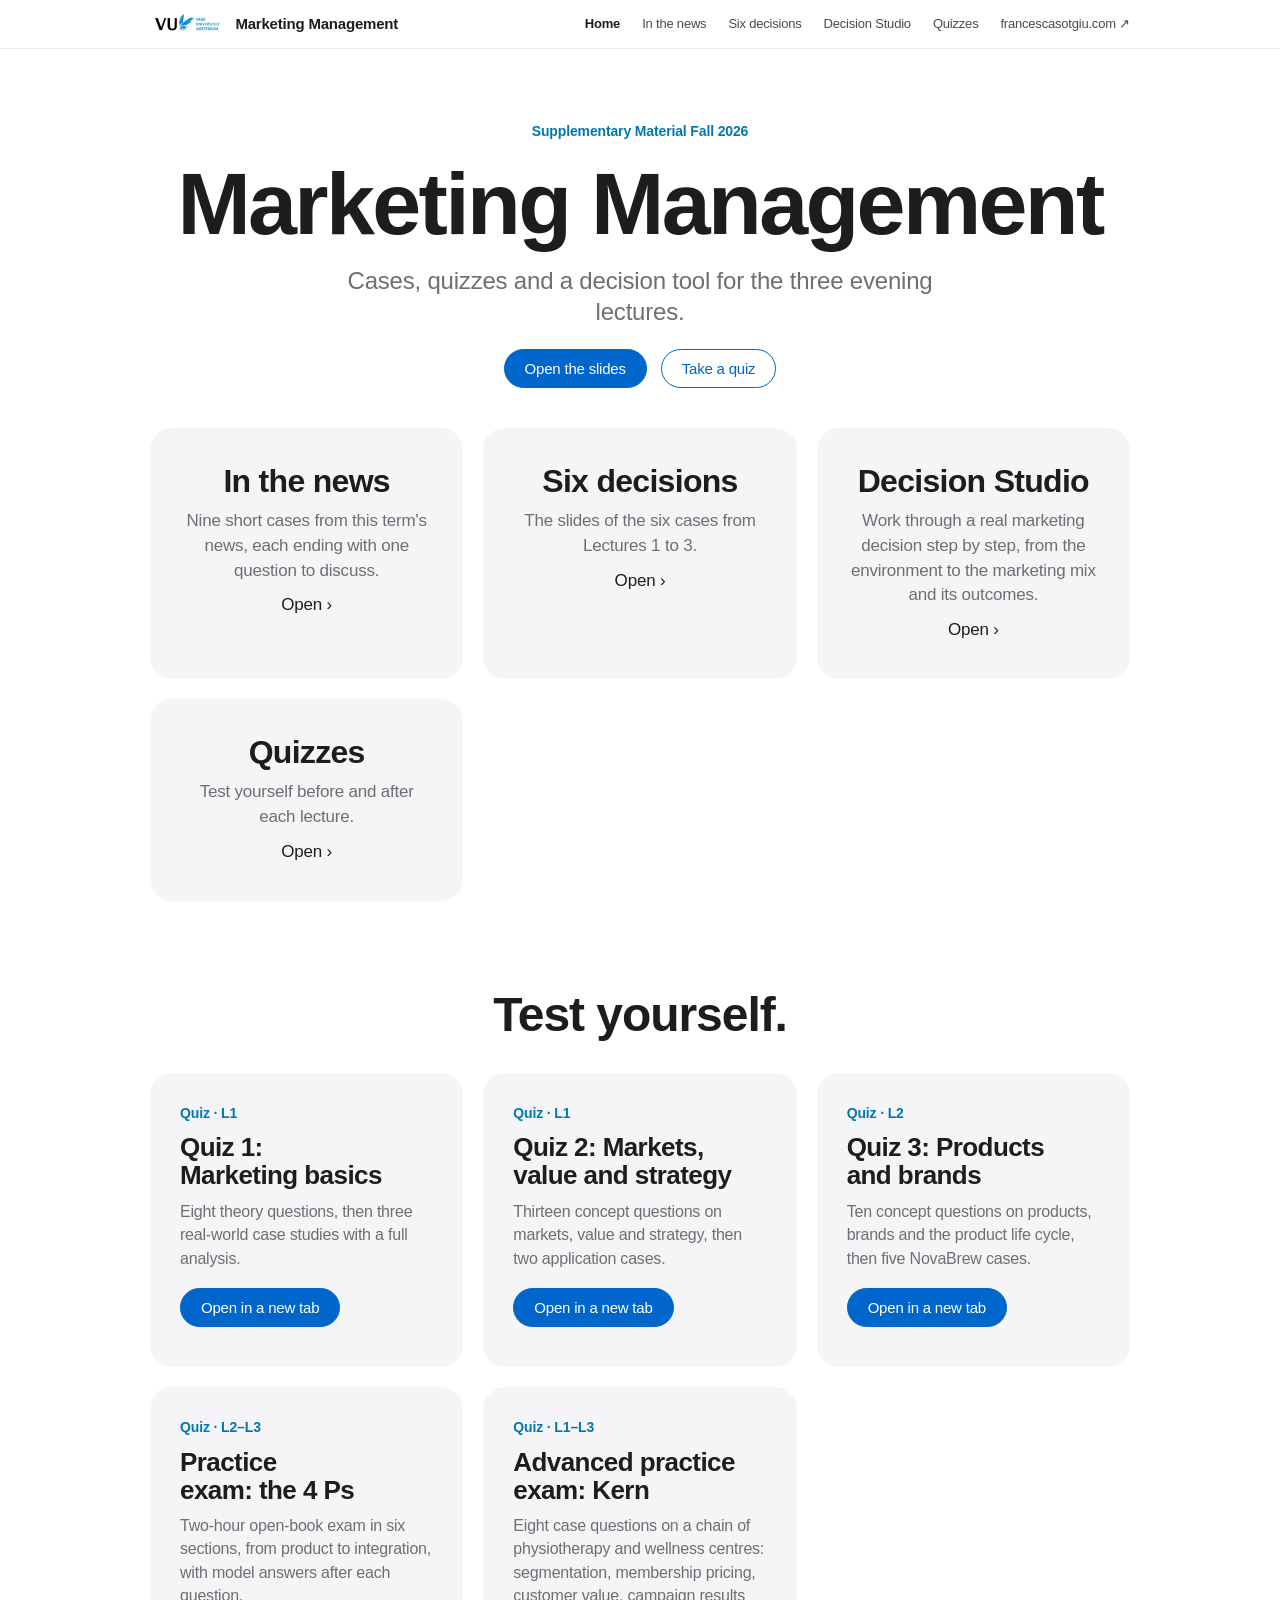
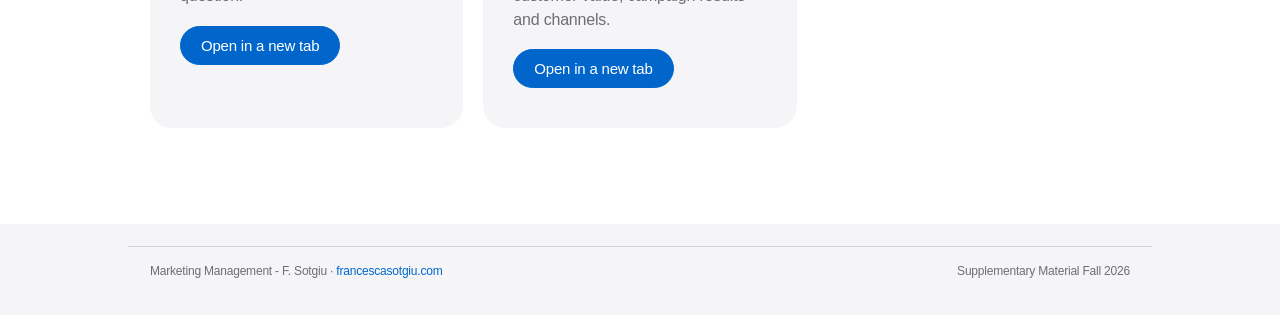
<file: index.html>
<!doctype html>
<html lang="en">
<head>
<title>Marketing Management</title>
<meta charset="utf-8">
<meta name="robots" content="noindex, nofollow">
<meta name="viewport" content="width=device-width, initial-scale=1, viewport-fit=cover">
<link rel="stylesheet" href="site.css">
</head>
<body>
<div id="site-header"></div>
<main class="wrap">
  <section class="home-hero">
    <span class="label" id="cohort"></span>
    <h1>Marketing Management</h1>
    <p>Cases, quizzes and a decision tool for the three evening lectures.</p>
    <div class="home-cta">
      <a class="btn primary" href="six-decisions.html">Open the slides</a>
      <a class="btn" href="quizzes.html">Take a quiz</a>
    </div>
  </section>
  <section class="page-list" id="page-list"></section>
  <section>
    <h2 class="section-title">Test yourself.</h2>
    <div class="quiz-grid" id="home-quizzes"></div>
  </section>
</main>
<div id="site-footer"></div>
<script src="site.js"></script>
<script>
  (function () {
    const S = window.SITE;
    document.getElementById("cohort").textContent = S.cohort;
    document.getElementById("page-list").innerHTML = S.pages.filter((p) => p.href !== "./").map((p) =>
      '<a class="page-link" href="' + p.href + '"' + (p.external ? ' target="_blank" rel="noopener"' : '') + '><h2>' + S.esc(p.label) + '</h2><p>' + S.esc(p.desc) + '</p><span class="more">Open</span></a>').join("");
    document.getElementById("home-quizzes").innerHTML = S.quizzes.map((q) => S.quizCard(q)).join("");
  })();
</script>
</body>
</html>
</file>
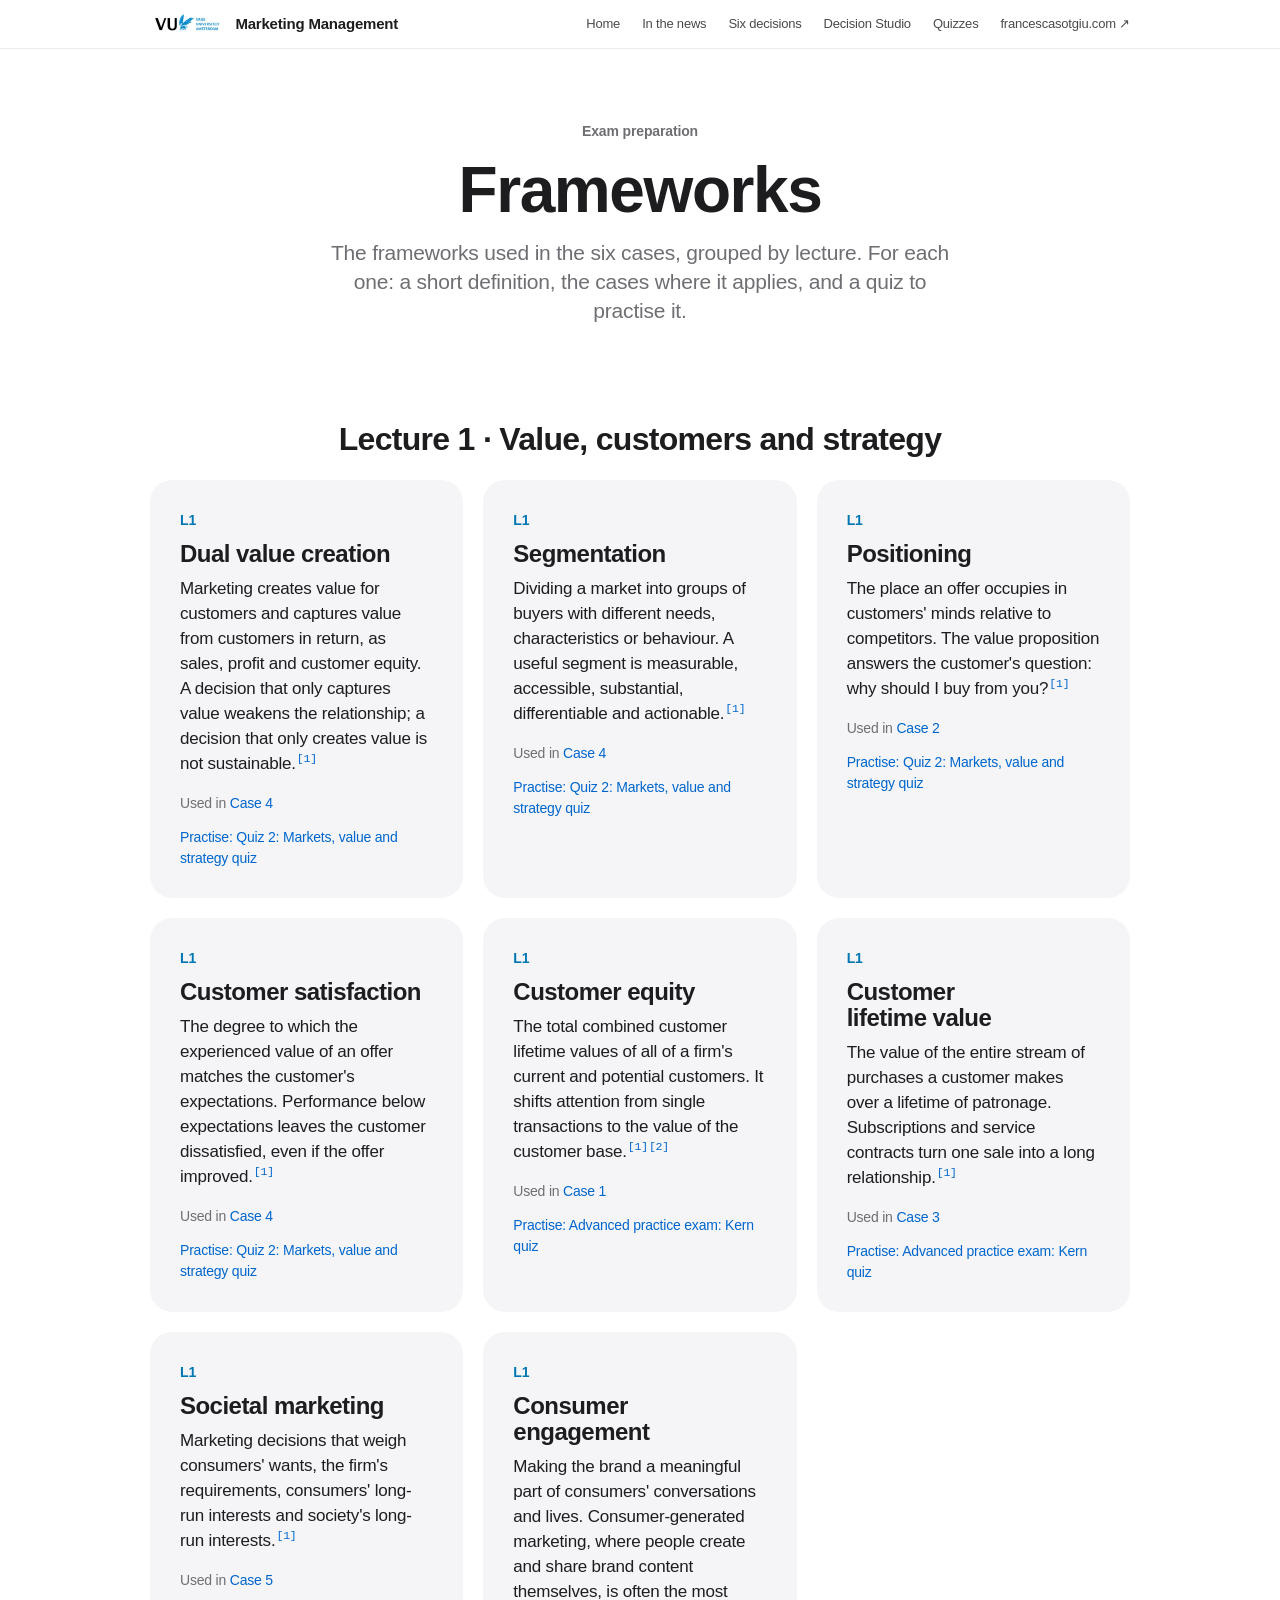
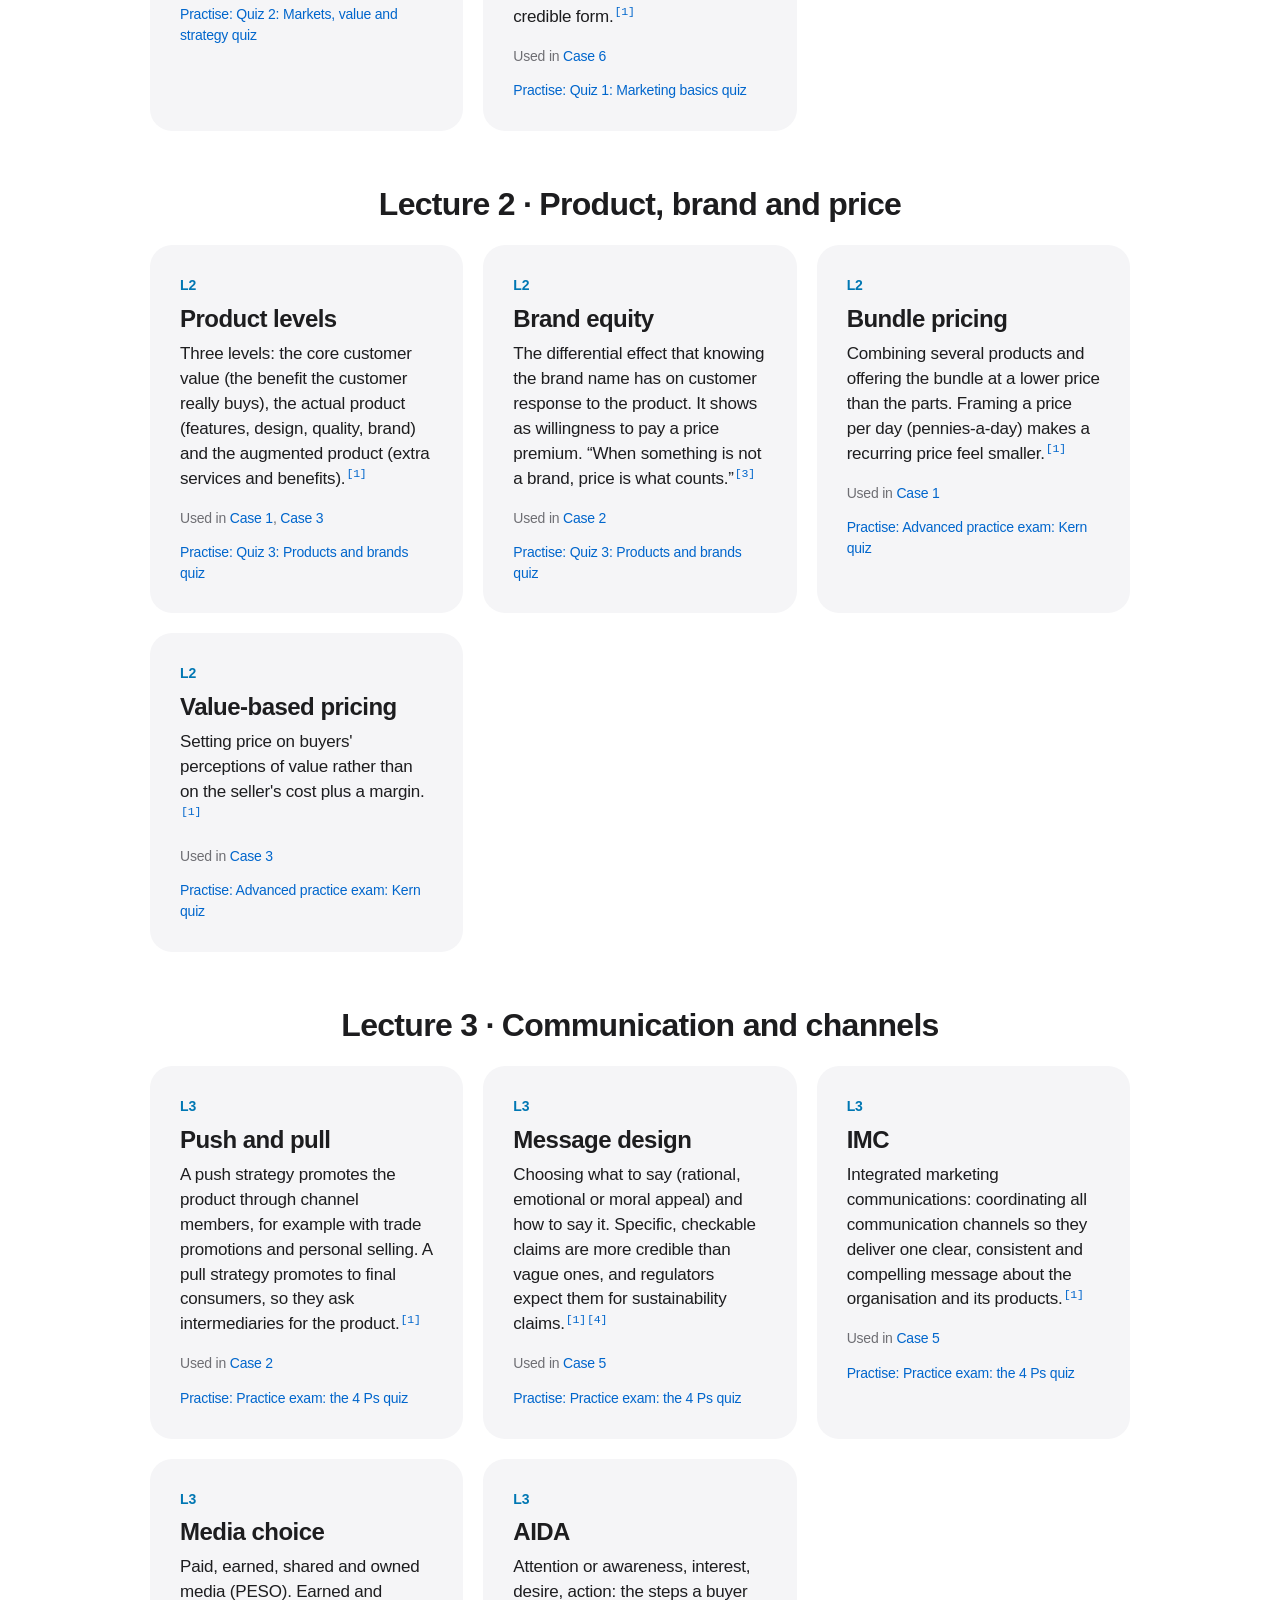
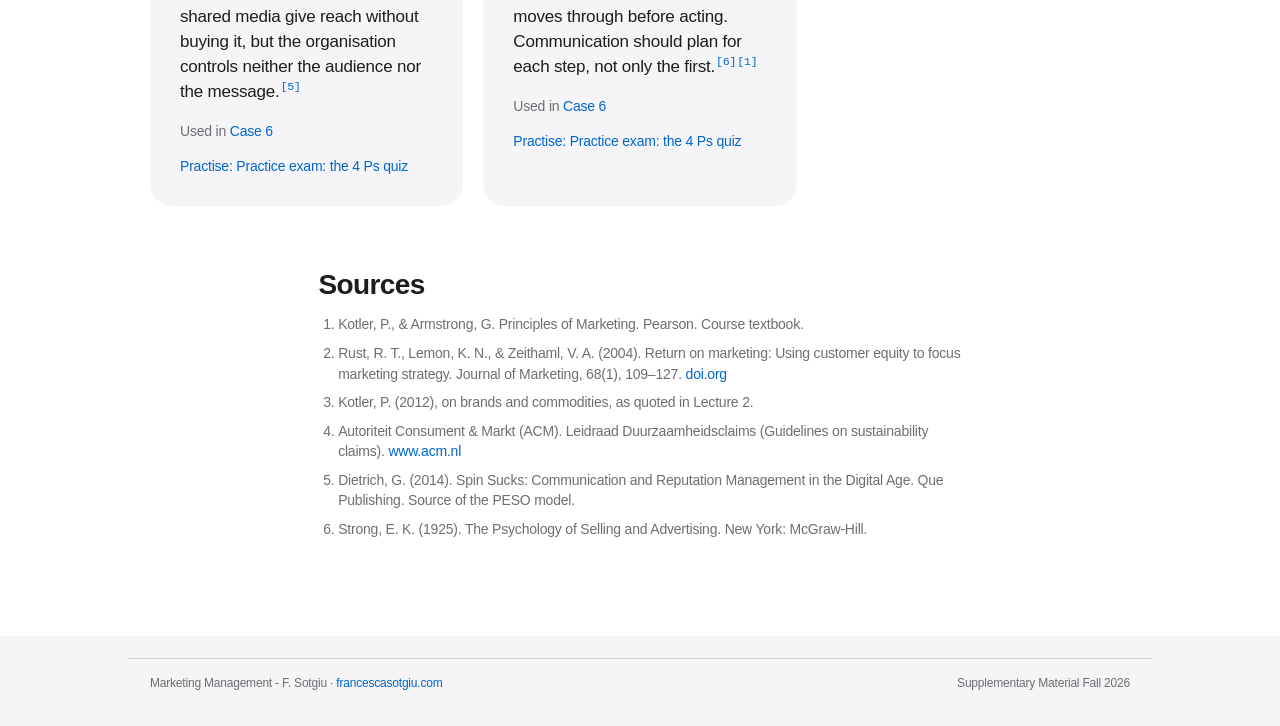
<file: frameworks.html>
<!doctype html>
<html lang="en">
<head>
<title>Course Frameworks</title>
<meta charset="utf-8">
<meta name="robots" content="noindex, nofollow">
<meta name="viewport" content="width=device-width, initial-scale=1, viewport-fit=cover">
<link rel="stylesheet" href="site.css">
</head>
<body>
<div id="site-header"></div>
<main class="wrap">
  <header class="page-head">
    <span class="label">Exam preparation</span>
    <h1>Frameworks</h1>
    <p>The frameworks used in the six cases, grouped by lecture. For each one: a short definition, the cases where it applies, and a quiz to practise it.</p>
  </header>
  <div id="fw"></div>
  <section class="sources" id="sources-list"></section>
</main>
<div id="site-footer"></div>
<script src="sources.js"></script>
<script src="frameworks.js"></script>
<script src="six-decisions.js"></script>
<script src="site.js"></script>
<script>
  (function () {
    const S = window.SITE, esc = S.esc;
    const used = {};
    window.BOOKLET.slides.forEach((s) => (s.cols || []).forEach((c) => { (used[c.fw] = used[c.fw] || []).push(s); }));
    const titles = {
      L1: "Lecture 1 · Value, customers and strategy",
      L2: "Lecture 2 · Product, brand and price",
      L3: "Lecture 3 · Communication and channels"
    };
    document.getElementById("fw").innerHTML = ["L1", "L2", "L3"].map((L) => '<section class="fw-lecture"><h2>' + titles[L] + '</h2><div class="fw-list">' +
      window.FRAMEWORKS.filter((f) => f.lecture === L).map((f) => {
        const q = S.quiz(f.quiz);
        const cases = (used[f.id] || []).map((s) => '<a href="six-decisions.html#' + s.id + '">Case ' + s.case + "</a>").join(", ");
        return '<article class="fw-item" id="' + f.id + '"><span class="label">' + L + "</span><h3>" + esc(f.name) + "</h3><p>" + S.cite(f.text) + '</p><div class="fw-meta">' +
          (cases ? "<span>Used in " + cases + "</span>" : "") +
          (q ? '<a href="' + esc(q.url) + '" target="_blank" rel="noopener">Practise: ' + esc(q.title) + " quiz</a>" : "") + "</div></article>";
      }).join("") + "</div></section>").join("");
    S.renderSources(document.getElementById("sources-list"));
    if (location.hash) { const t = document.getElementById(location.hash.slice(1)); if (t) setTimeout(() => t.scrollIntoView(), 50); }
  })();
</script>
</body>
</html>
</file>
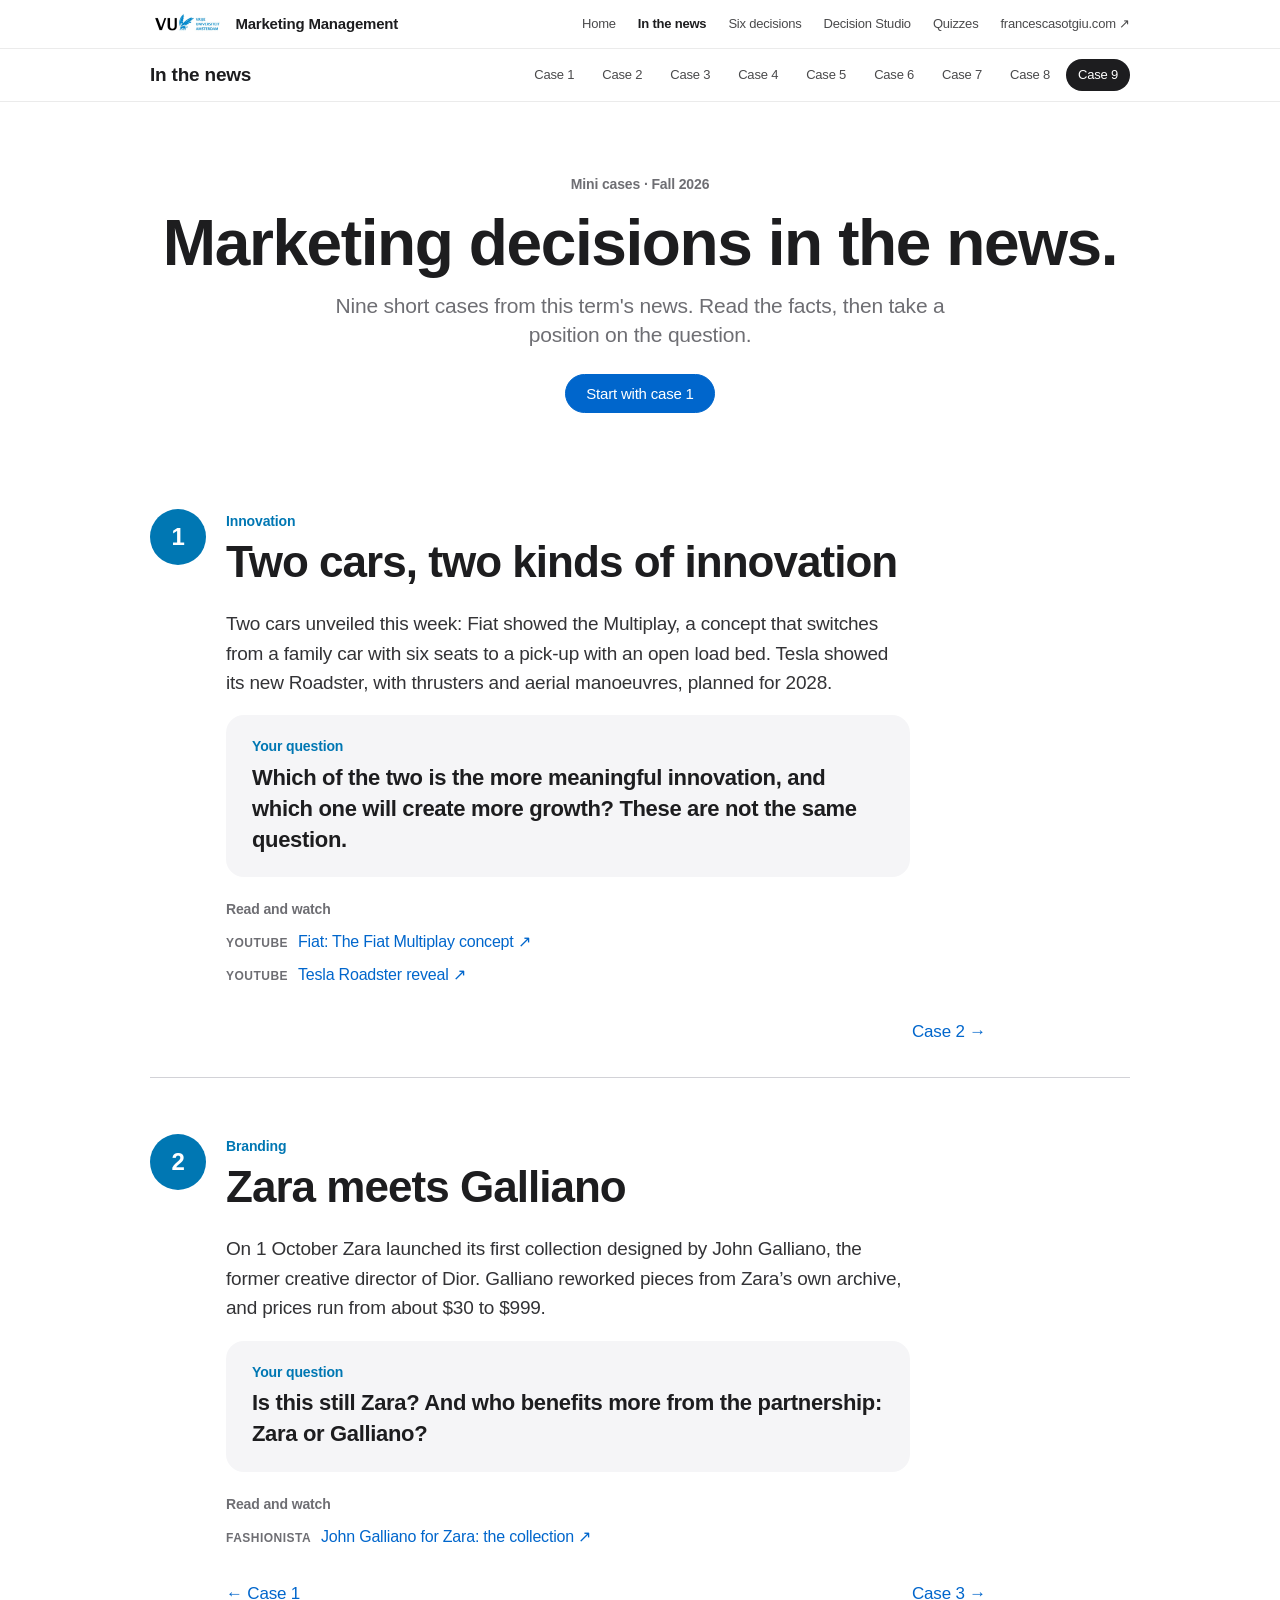
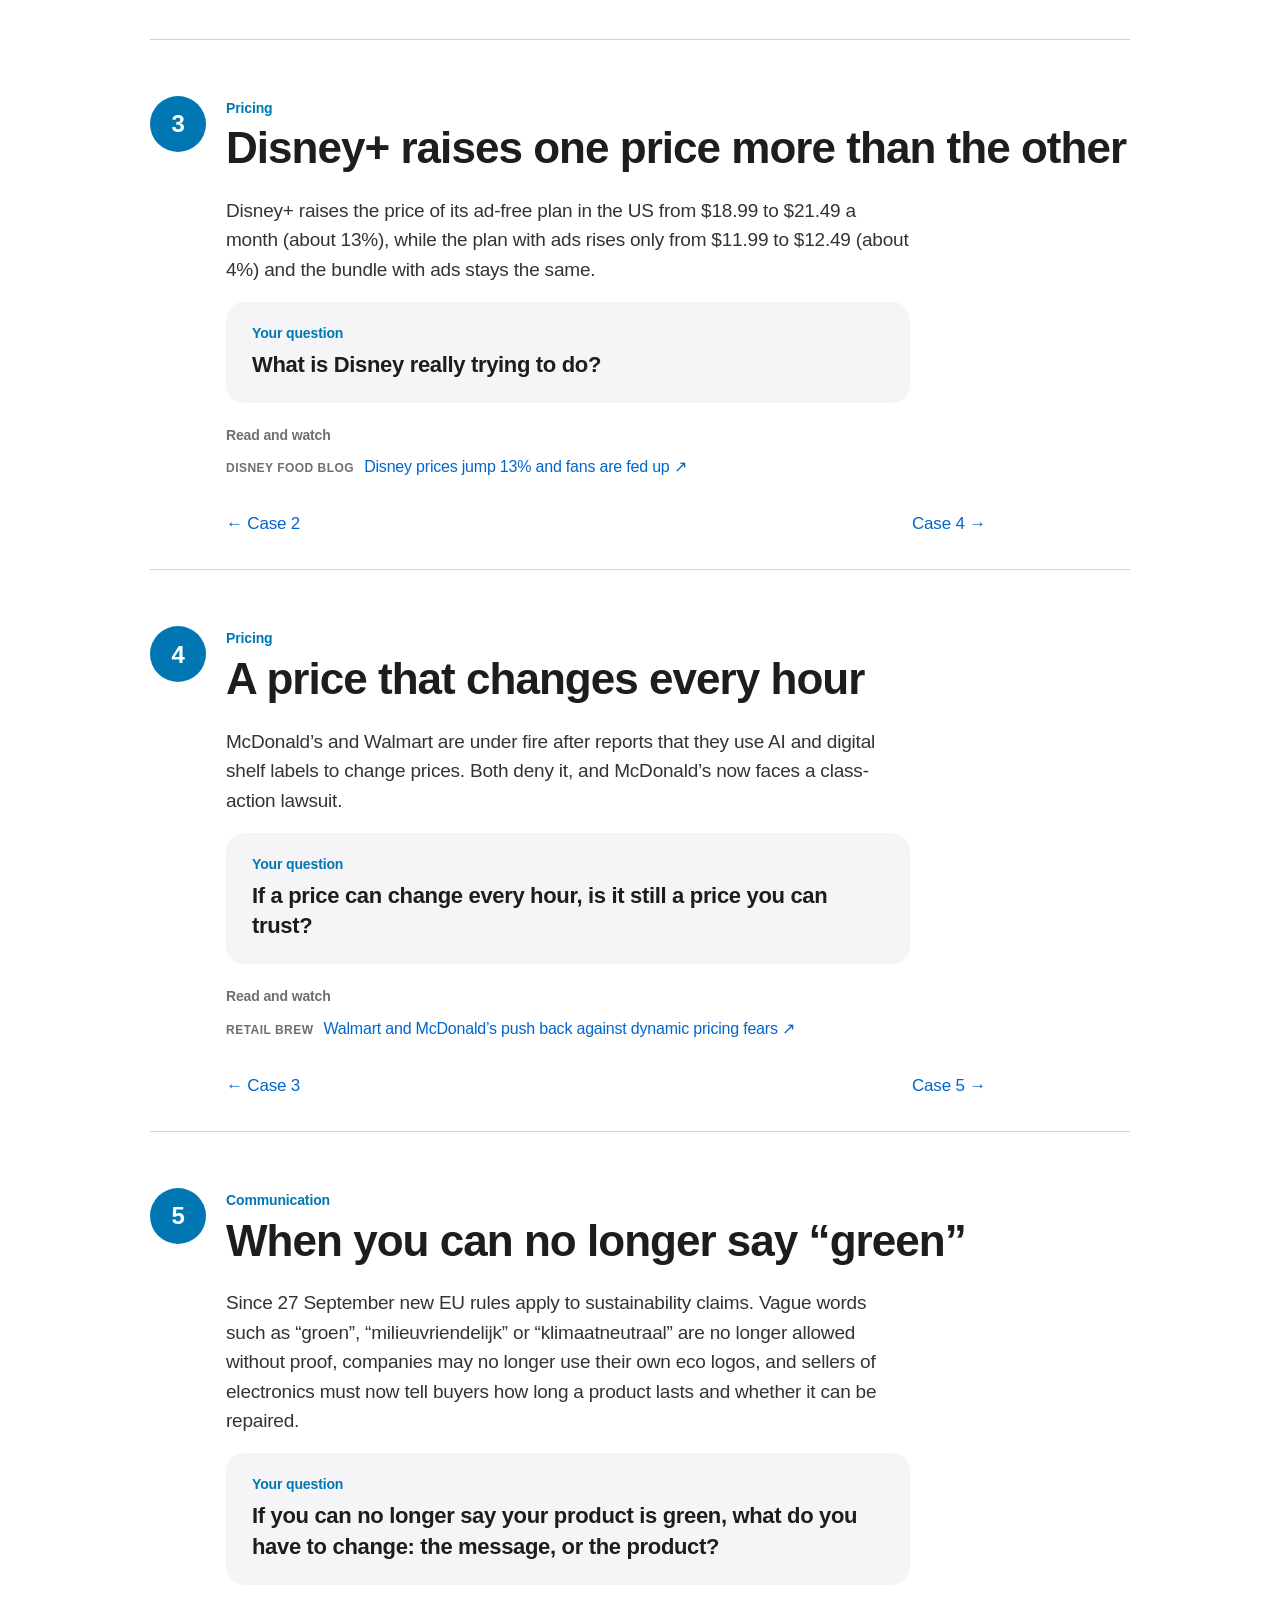
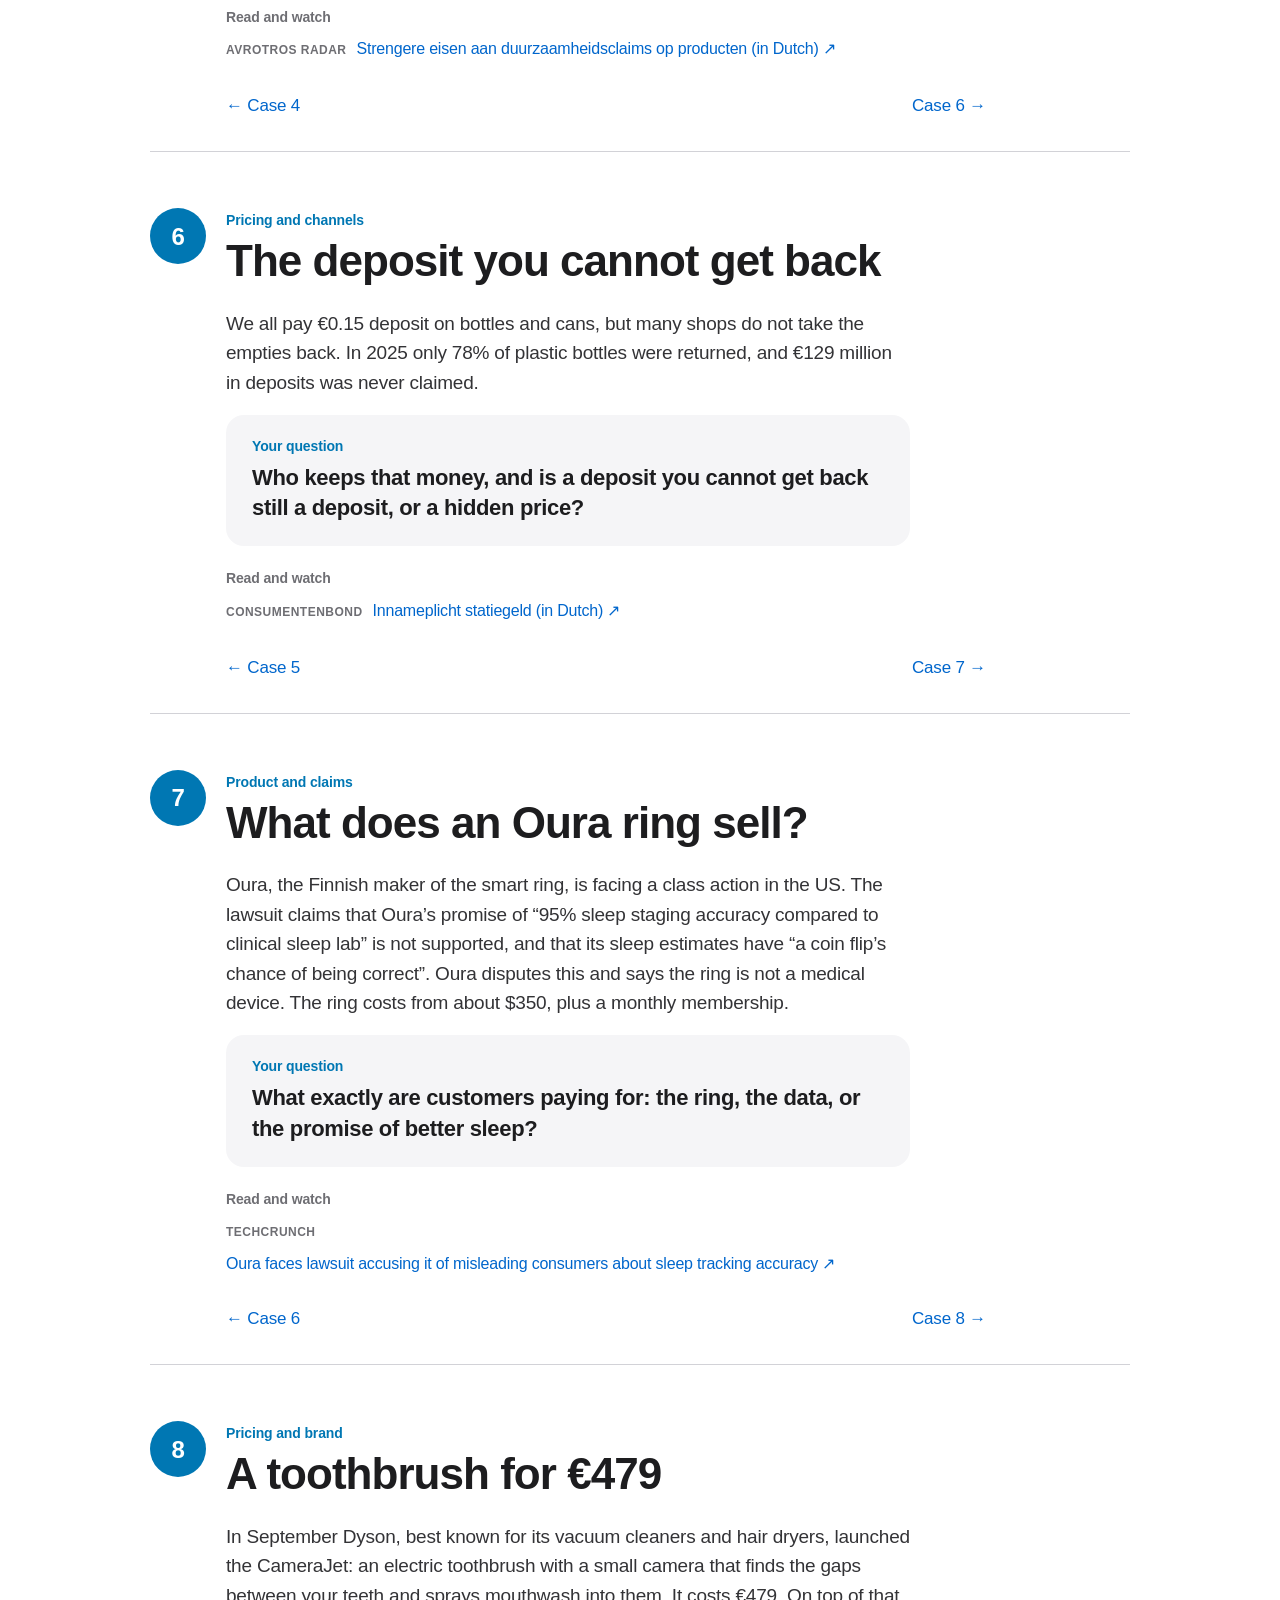
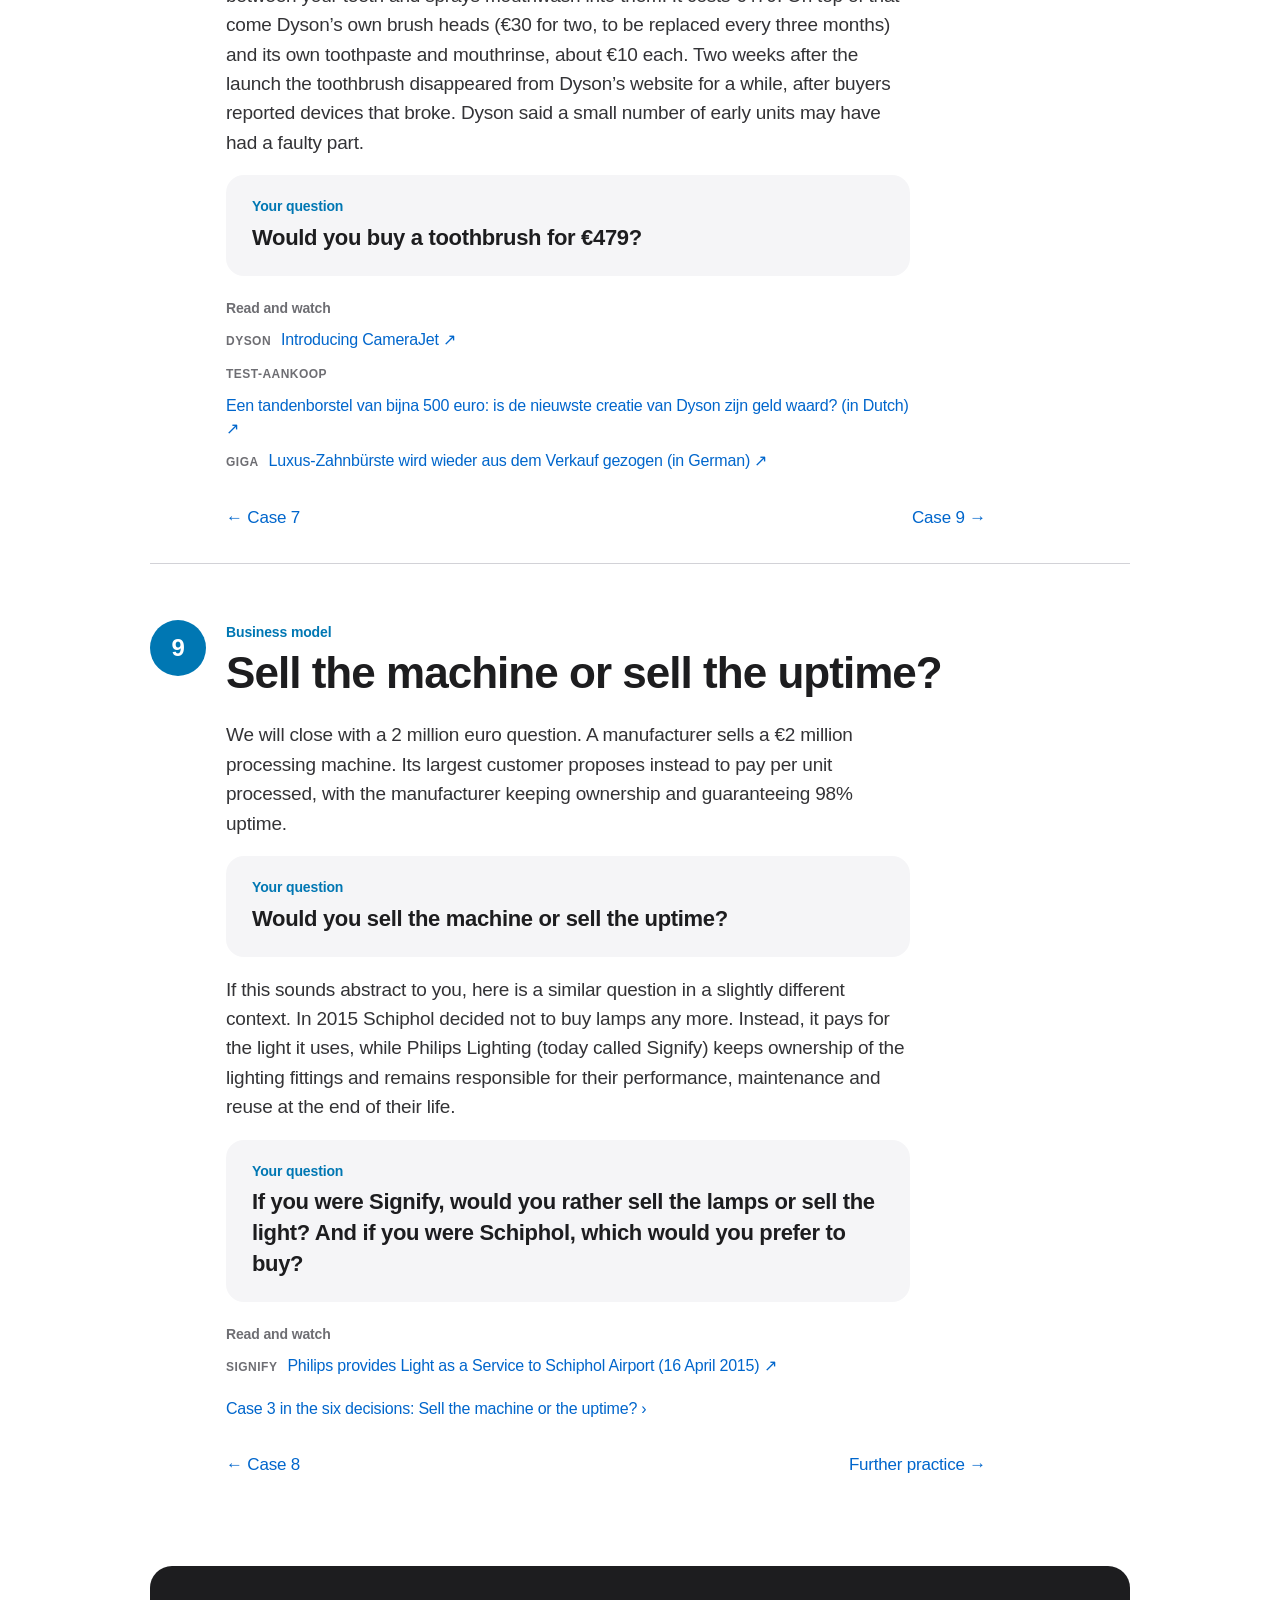
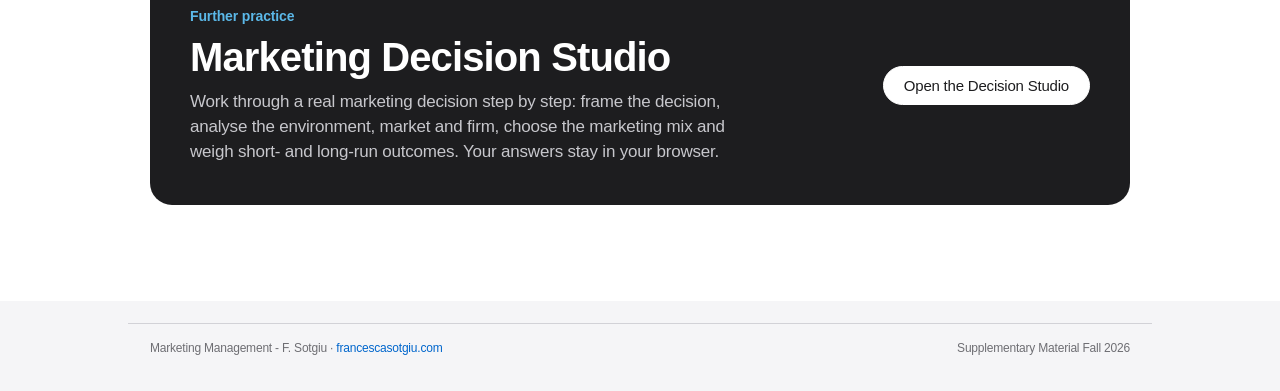
<file: news.html>
<!doctype html>
<html lang="en">
<head>
<title>Marketing Decisions in the News</title>
<meta charset="utf-8">
<meta name="robots" content="noindex, nofollow">
<meta name="viewport" content="width=device-width, initial-scale=1, viewport-fit=cover">
<link rel="stylesheet" href="site.css?v=20261017">
</head>
<body>
<div id="site-header"></div>
<nav class="toc" aria-label="Cases">
  <div class="wrap">
    <span class="toc-title">In the news</span>
    <ol id="news-toc"></ol>
  </div>
</nav>
<main class="wrap">
  <header class="bk-head">
    <span class="label" id="news-label"></span>
    <h1 id="news-title"></h1>
    <p id="news-intro"></p>
    <div class="bk-actions">
      <a class="btn primary" href="#n1">Start with case 1</a>
    </div>
  </header>
  <div id="news-cases"></div>
  <div id="news-practice"></div>
</main>
<div id="site-footer"></div>
<script src="news-cases.js?v=20261017"></script>
<script src="site.js?v=20261017"></script>
<script>
  (function () {
    const S = window.SITE, N = window.NEWS, esc = S.esc;
    const embed = S.canEmbed();
    document.getElementById("news-label").textContent = N.label;
    document.getElementById("news-title").textContent = N.title;
    document.getElementById("news-intro").textContent = N.intro;
    document.getElementById("news-toc").innerHTML = N.cases.map((c) =>
      '<li><a href="#n' + c.n + '" data-case="n' + c.n + '" title="' + esc(c.title) + '">Case ' + c.n + '</a></li>').join("");

    function videoHTML(s) {
      if (!embed || !s.video) return "";
      return '<div class="news-video"><iframe src="https://www.youtube-nocookie.com/embed/' + esc(s.video) +
        '" title="' + esc(s.label) + '" loading="lazy" allow="accelerometer; encrypted-media; picture-in-picture; fullscreen" allowfullscreen></iframe></div>';
    }
    document.getElementById("news-cases").innerHTML = N.cases.map((c, i) => {
      const prev = N.cases[i - 1], next = N.cases[i + 1];
      const body = c.blocks.map((b) => b.q
        ? '<p class="news-q"><span class="label">Your question</span>' + esc(b.q) + '</p>'
        : '<p class="news-p">' + esc(b.p) + '</p>').join("");
      const vids = c.sources.filter((s) => s.video).map(videoHTML).join("");
      const videos = vids ? '<div class="news-videos">' + vids + '</div>' : "";
      const sources = '<ul class="news-sources">' + c.sources.map((s) =>
        '<li><a href="' + esc(s.url) + '" target="_blank" rel="noopener"><span class="site">' + esc(s.site) + '</span>' + esc(s.label) + ' ↗</a></li>').join("") + '</ul>';
      const related = c.related ? '<p class="news-related"><a href="' + esc(c.related.href) + '">' + esc(c.related.label) + ' ›</a></p>' : "";
      return '<article class="news-case" id="n' + c.n + '">' +
        '<div class="news-head"><span class="news-n">' + c.n + '</span><div><span class="label">' + esc(c.tag) + '</span><h2>' + esc(c.title) + '</h2></div></div>' +
        '<div class="news-body">' + body + videos + '<span class="label news-src-label">Read and watch</span>' + sources + related + '</div>' +
        '<nav class="case-nav" aria-label="Cases">' +
          (prev ? '<a href="#n' + prev.n + '">← Case ' + prev.n + '</a>' : '<span></span>') +
          (next ? '<a href="#n' + next.n + '">Case ' + next.n + ' →</a>' : (S.practice ? '<a href="#news-practice">Further practice →</a>' : '<span></span>')) +
        '</nav></article>';
    }).join("");
    if (S.practiceBox) document.getElementById("news-practice").innerHTML = S.practiceBox();

    if ("IntersectionObserver" in window) {
      const links = [...document.querySelectorAll("#news-toc a")];
      const obs = new IntersectionObserver((entries) => entries.forEach((en) => {
        if (!en.isIntersecting) return;
        links.forEach((a) => a.classList.toggle("active", a.dataset.case === en.target.id));
      }), { rootMargin: "-30% 0px -60% 0px" });
      document.querySelectorAll(".news-case").forEach((el) => obs.observe(el));
    }
    if (location.hash) { const t = document.getElementById(location.hash.slice(1)); if (t) setTimeout(() => t.scrollIntoView(), 50); }
  })();
</script>
</body>
</html>
</file>
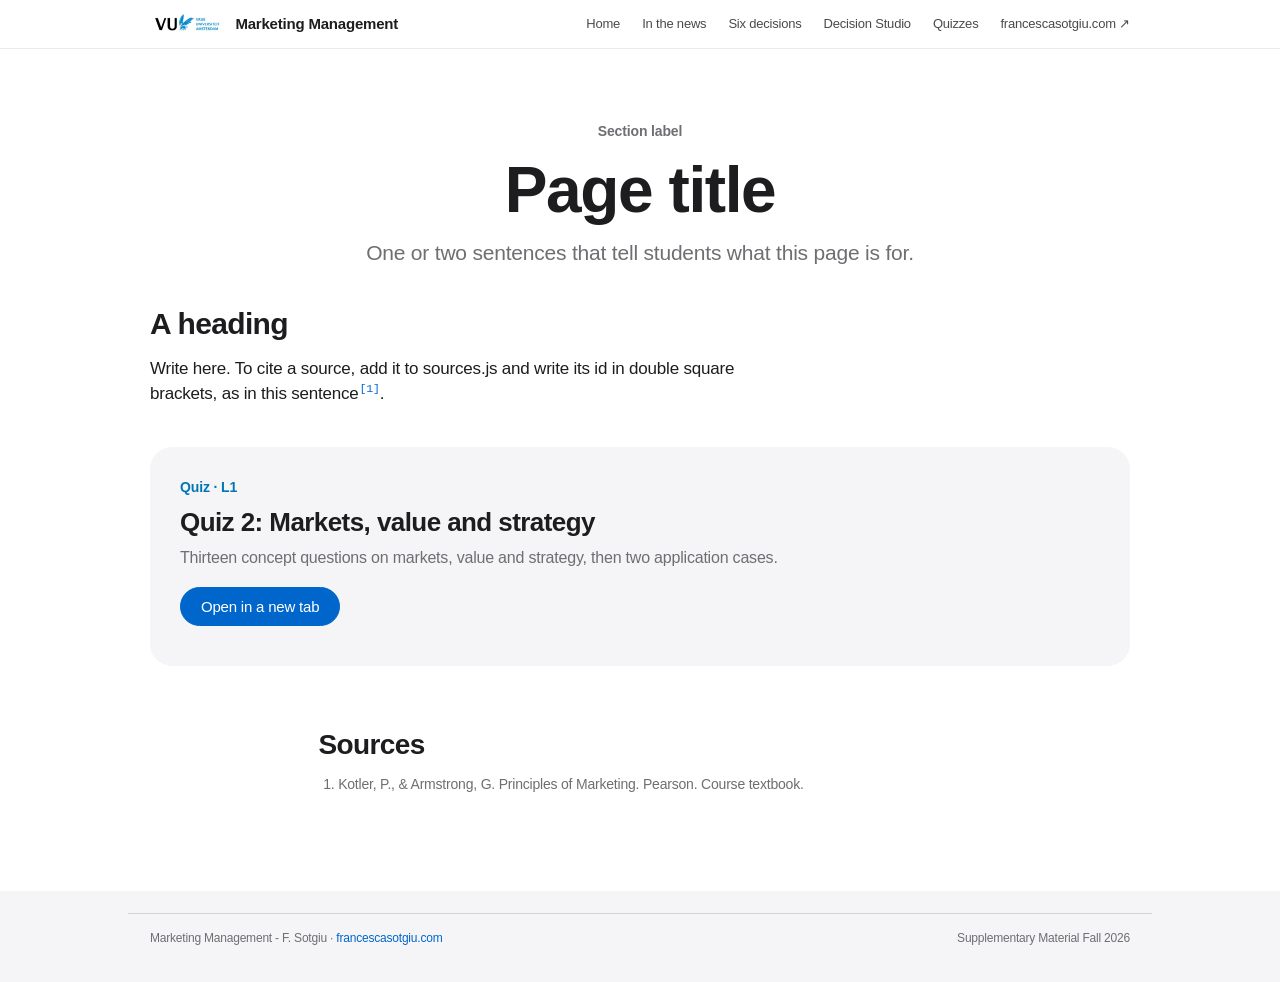
<file: page-template.html>
<!doctype html>
<html lang="en">
<head>
<!-- New page: copy this file, rename it (for example lecture-2.html),
     change the title and content, then add it to "pages" in site.js. -->
<title>New Page</title>
<meta charset="utf-8">
<meta name="robots" content="noindex, nofollow">
<meta name="viewport" content="width=device-width, initial-scale=1, viewport-fit=cover">
<link rel="stylesheet" href="site.css">
</head>
<body>
<div id="site-header"></div>
<main class="wrap">
  <header class="page-head">
    <span class="label">Section label</span>
    <h1>Page title</h1>
    <p>One or two sentences that tell students what this page is for.</p>
  </header>

  <section style="max-width:66ch">
    <h2 style="font-size:30px">A heading</h2>
    <p id="text">Write here. To cite a source, add it to sources.js and write its id in double square brackets, as in this sentence [[kotler]].</p>
  </section>

  <section style="margin-top:40px">
    <div class="quiz-grid" id="quiz"></div>
  </section>

  <section class="sources" id="sources-list"></section>
</main>
<div id="site-footer"></div>
<script src="sources.js"></script>
<script src="site.js"></script>
<script>
  (function () {
    const S = window.SITE;
    /* Turn [[id]] markers into numbered citations */
    const t = document.getElementById("text");
    t.innerHTML = S.cite(t.textContent);
    /* Show a quiz card: use an id from SITE.quizzes */
    document.getElementById("quiz").innerHTML = S.quizCard(S.quiz("intro2"));
    S.renderSources(document.getElementById("sources-list"));
  })();
</script>
</body>
</html>
</file>
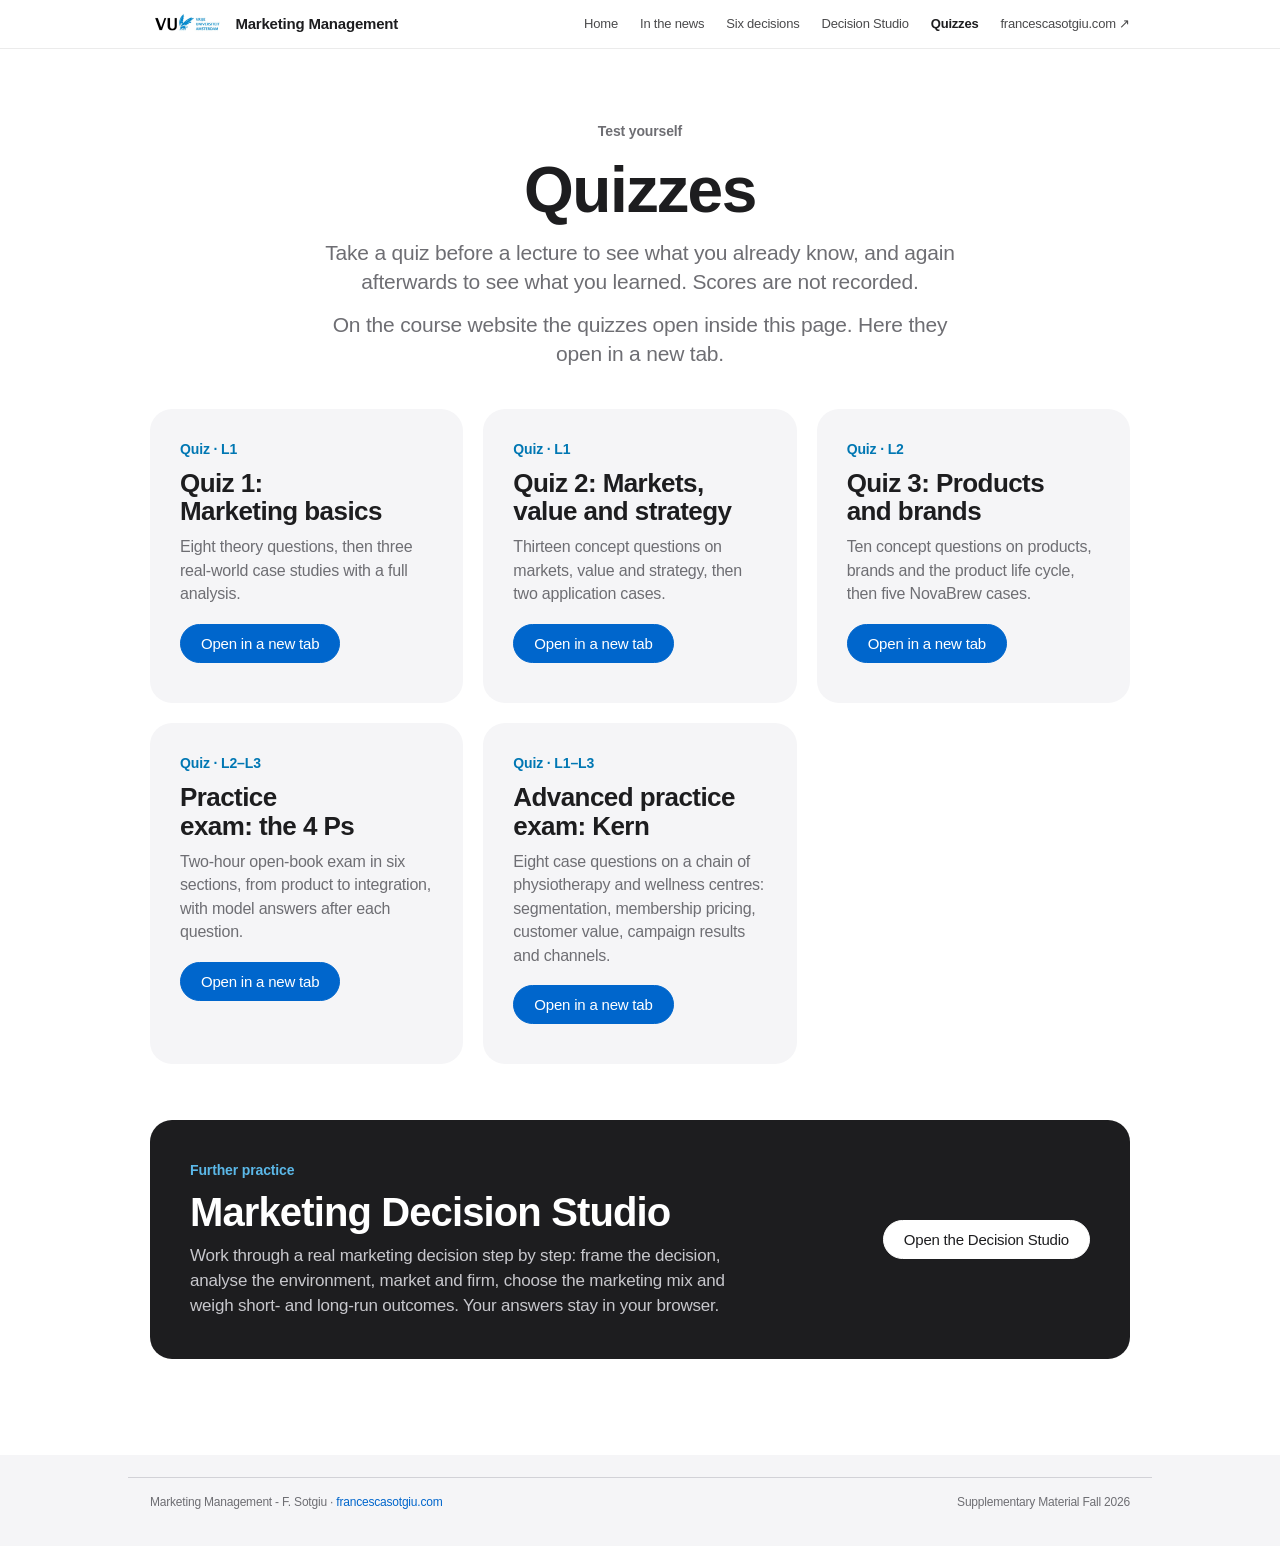
<file: quizzes.html>
<!doctype html>
<html lang="en">
<head>
<title>Marketing Quizzes</title>
<meta charset="utf-8">
<meta name="robots" content="noindex, nofollow">
<meta name="viewport" content="width=device-width, initial-scale=1, viewport-fit=cover">
<link rel="stylesheet" href="site.css">
</head>
<body>
<div id="site-header"></div>
<main class="wrap">
  <header class="page-head">
    <span class="label">Test yourself</span>
    <h1>Quizzes</h1>
    <p>Take a quiz before a lecture to see what you already know, and again afterwards to see what you learned. Scores are not recorded.</p>
    <p class="embed-note" id="embed-note"></p>
  </header>
  <div class="quiz-grid" id="quizzes"></div>
  <div id="practice"></div>
</main>
<div id="site-footer"></div>
<script src="site.js"></script>
<script>
  (function () {
    const S = window.SITE;
    document.getElementById("quizzes").innerHTML = S.quizzes.map((q) => S.quizCard(q)).join("");
    document.getElementById("practice").innerHTML = S.practiceBox();
    document.getElementById("embed-note").textContent = S.canEmbed() ? "" : "On the course website the quizzes open inside this page. Here they open in a new tab.";
  })();
</script>
</body>
</html>
</file>
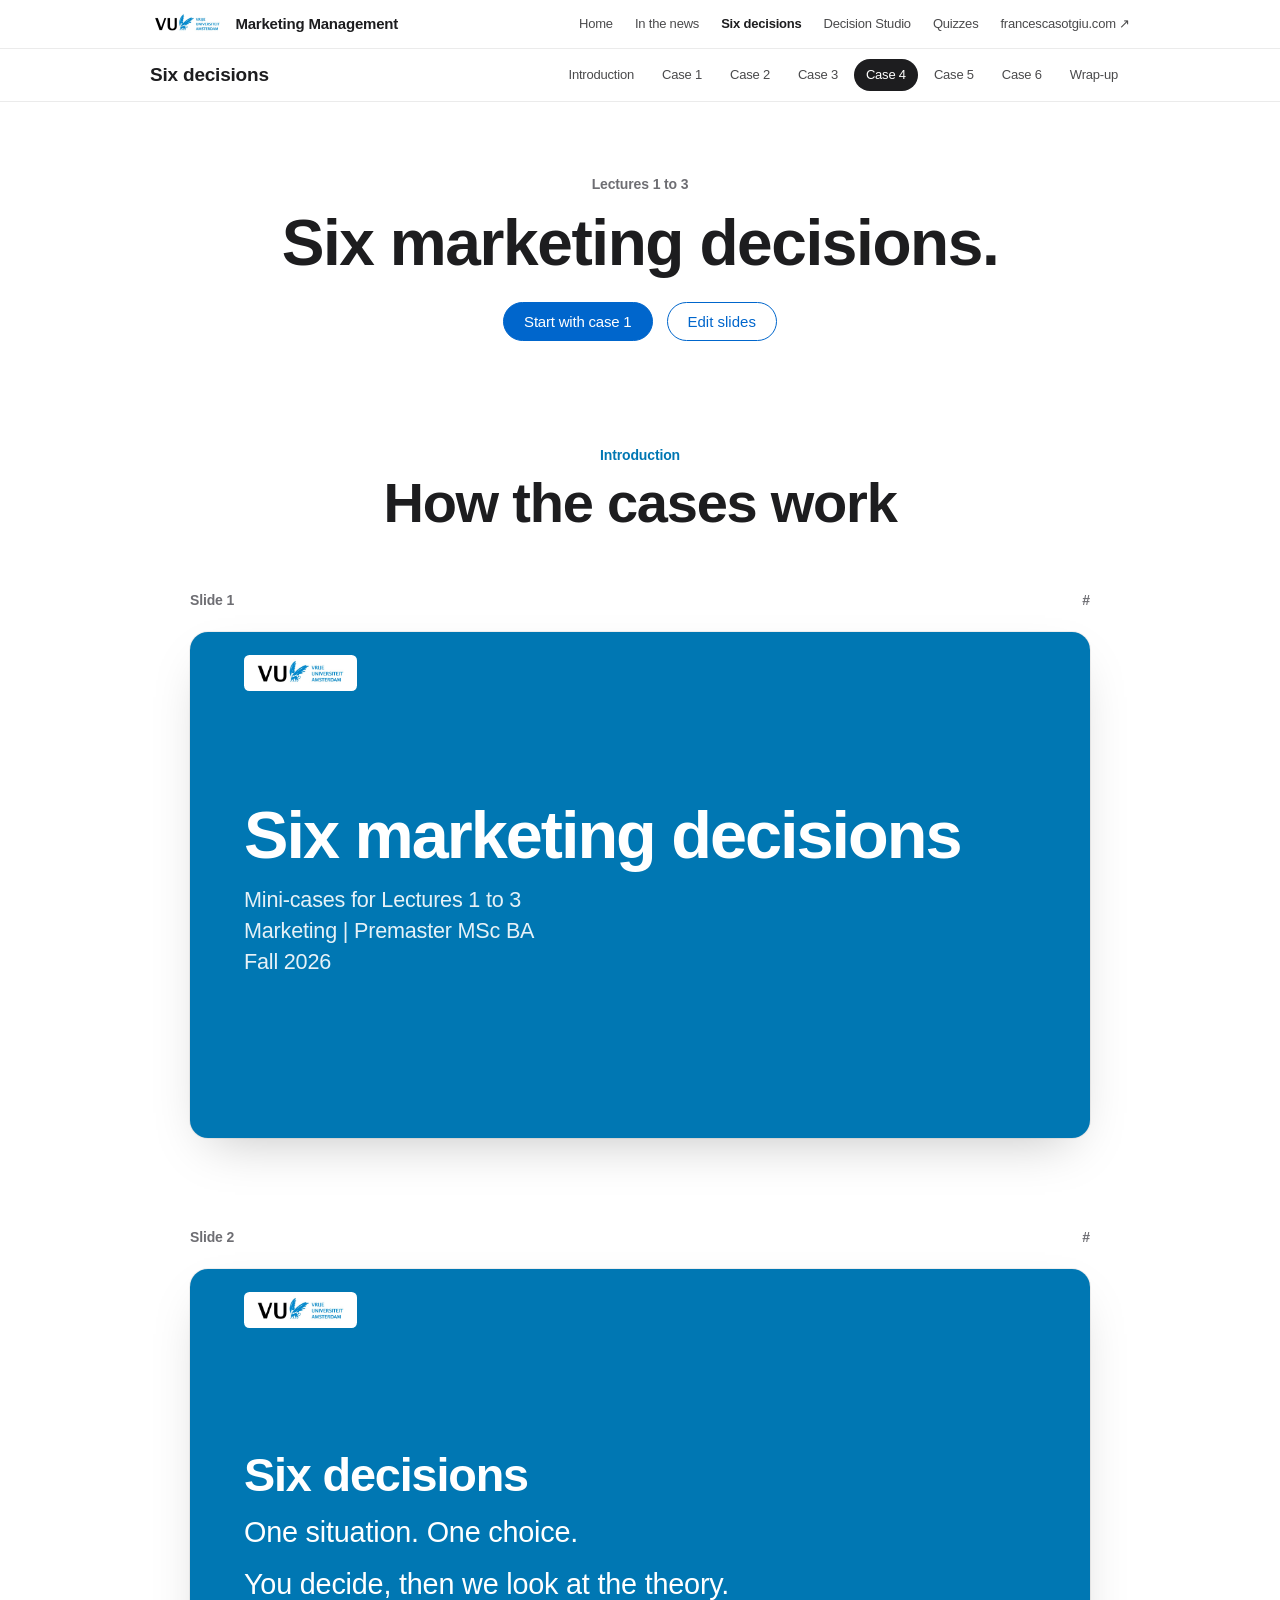
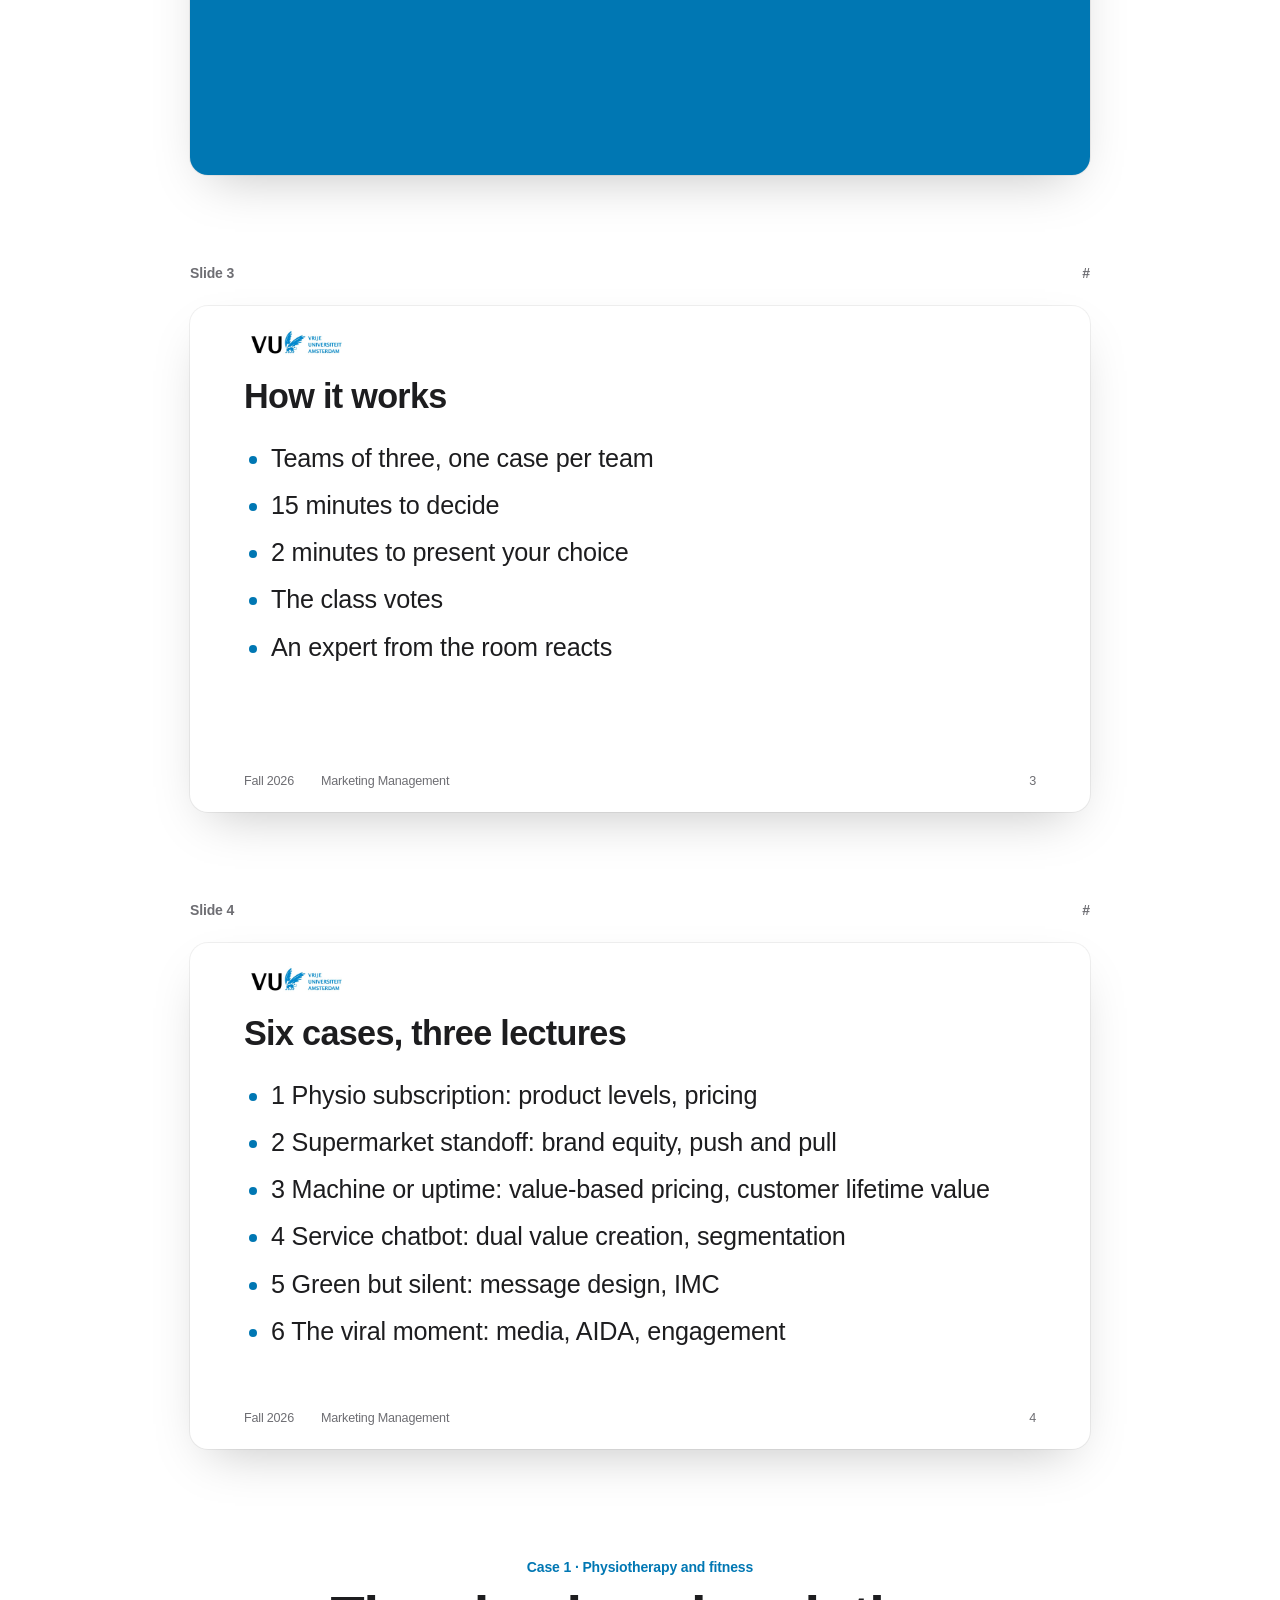
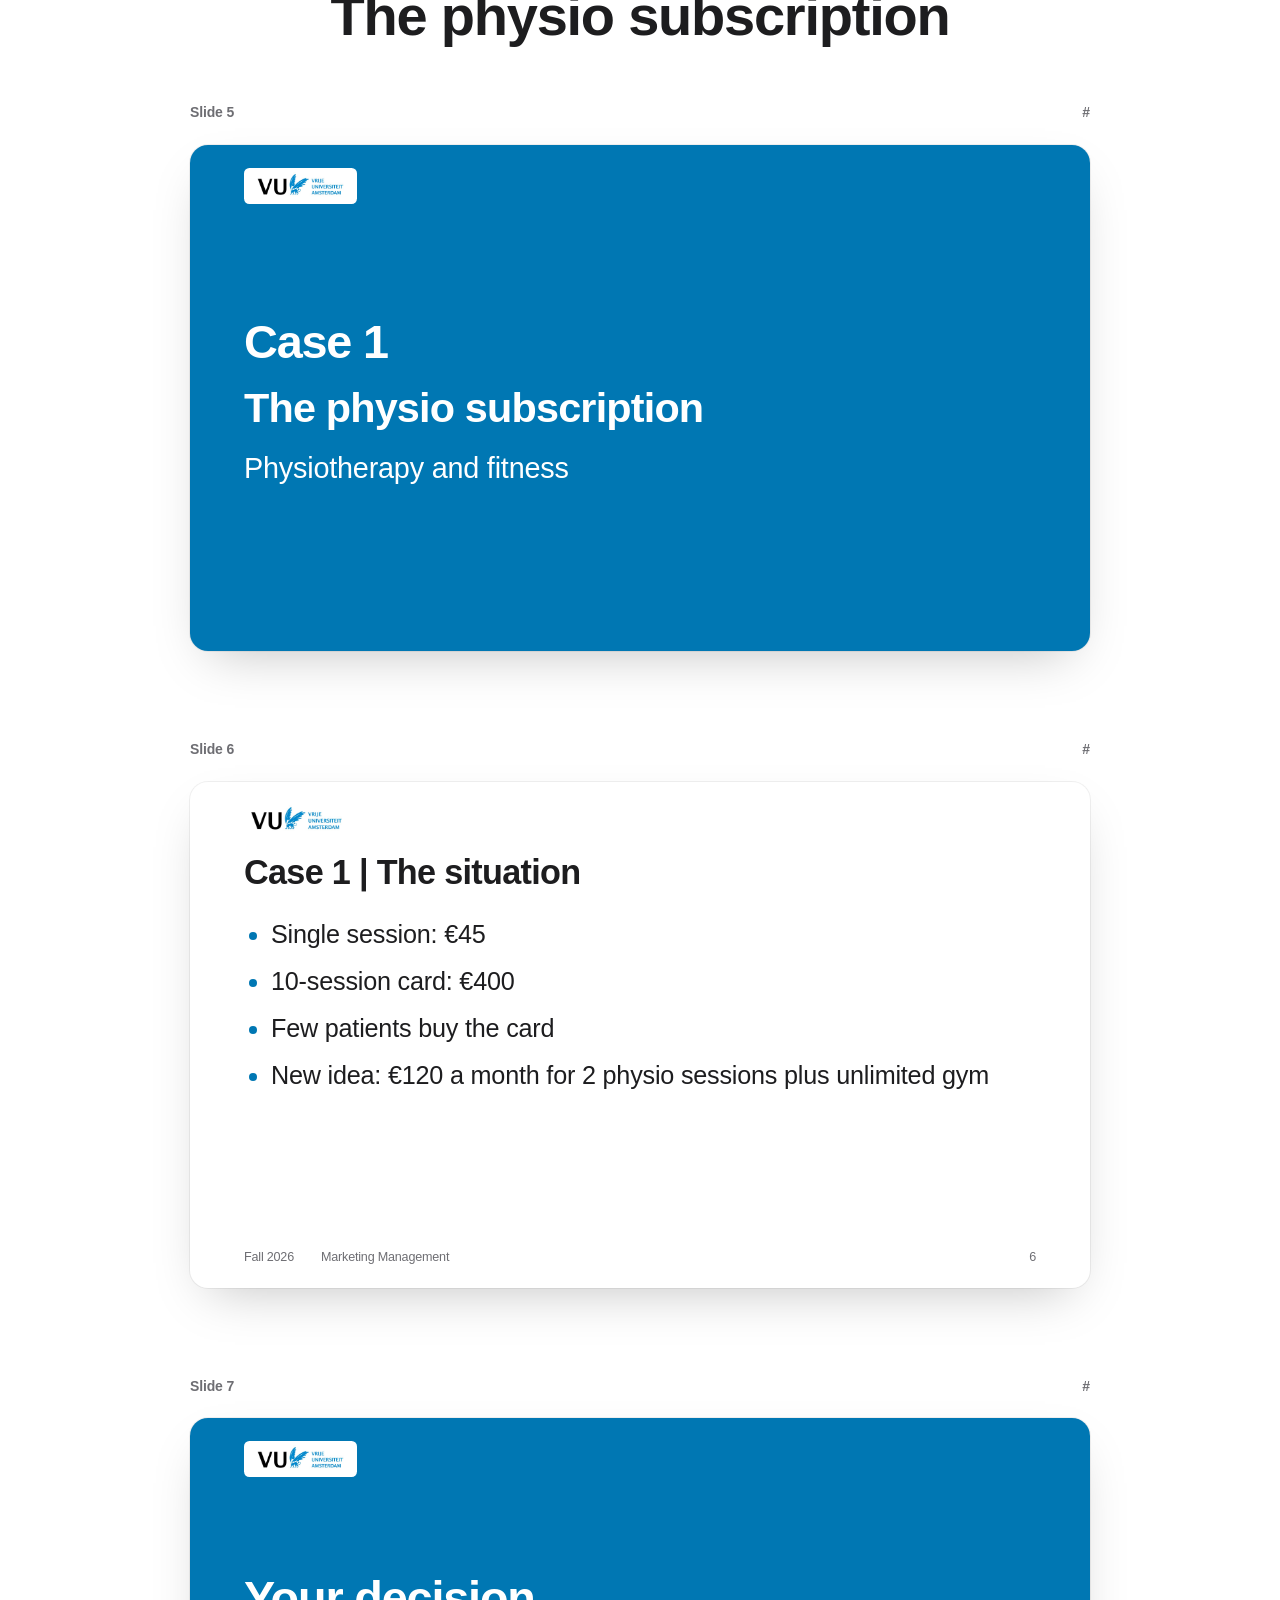
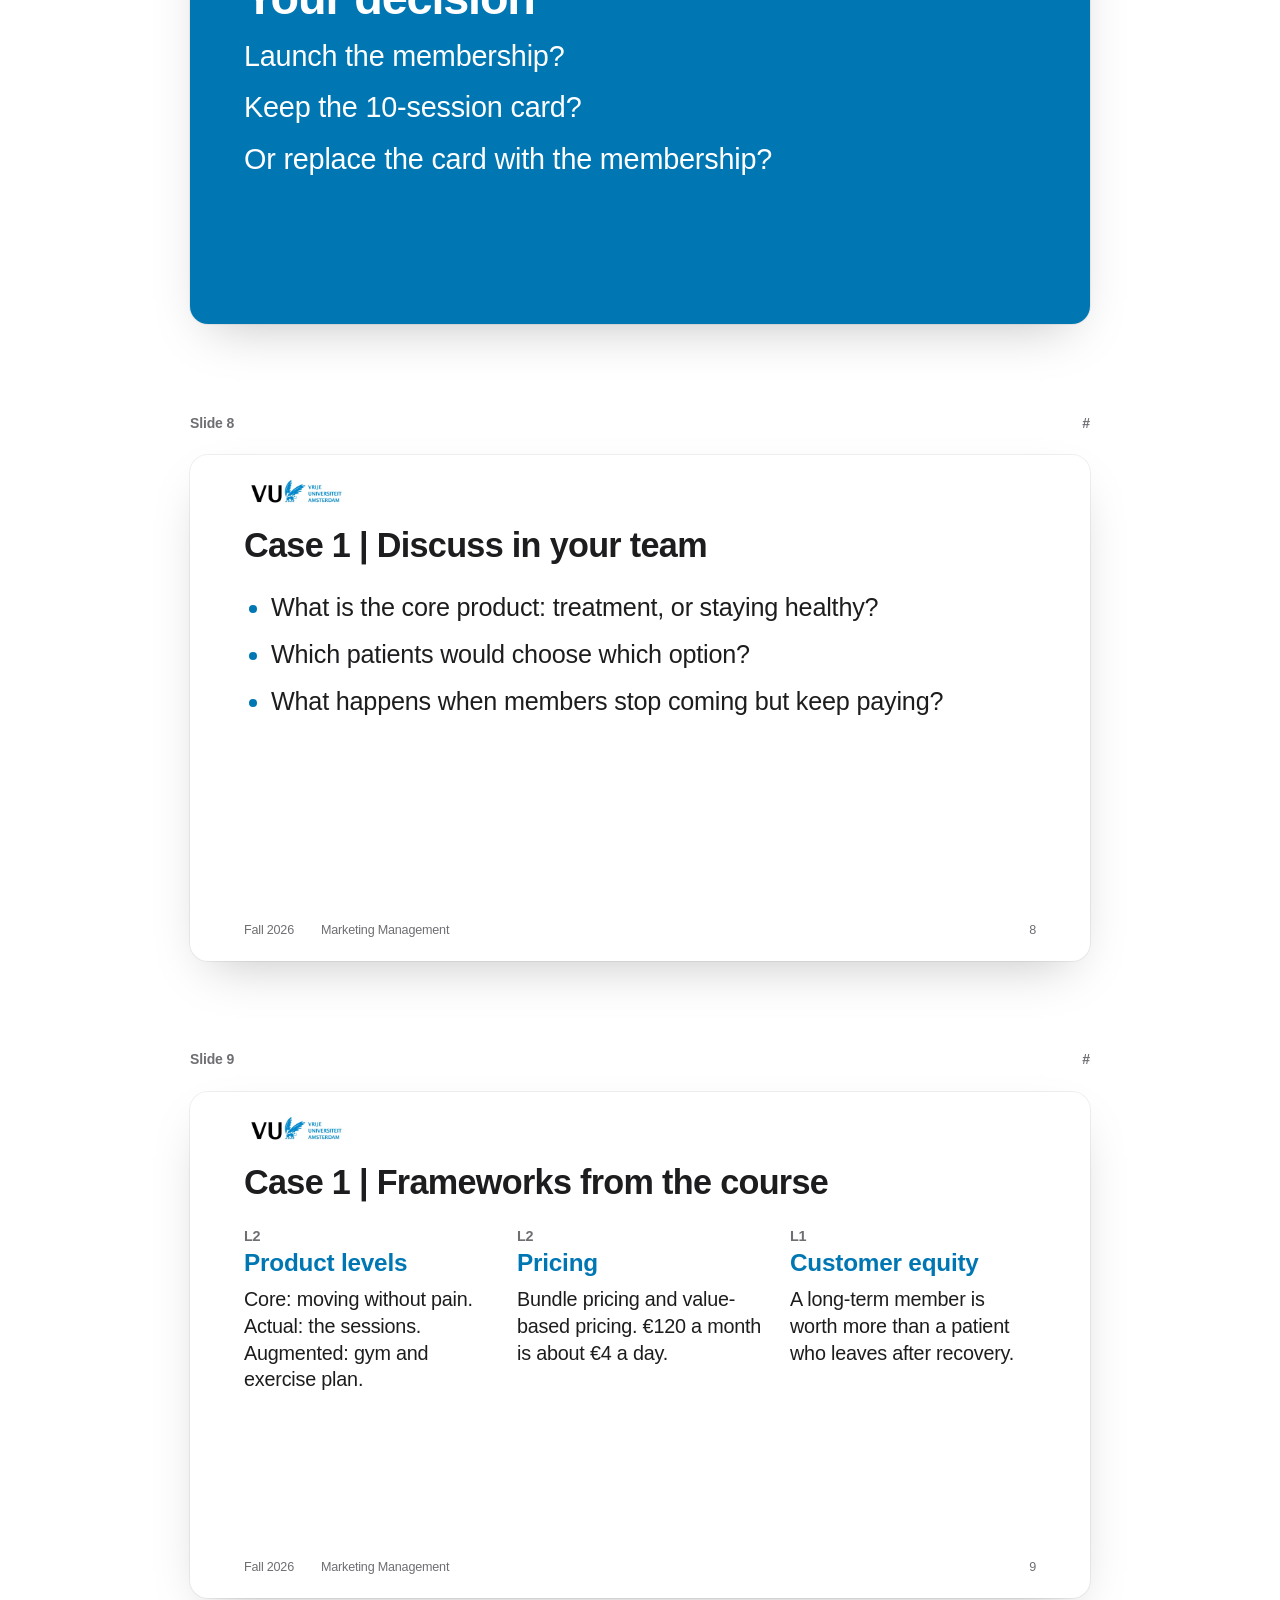
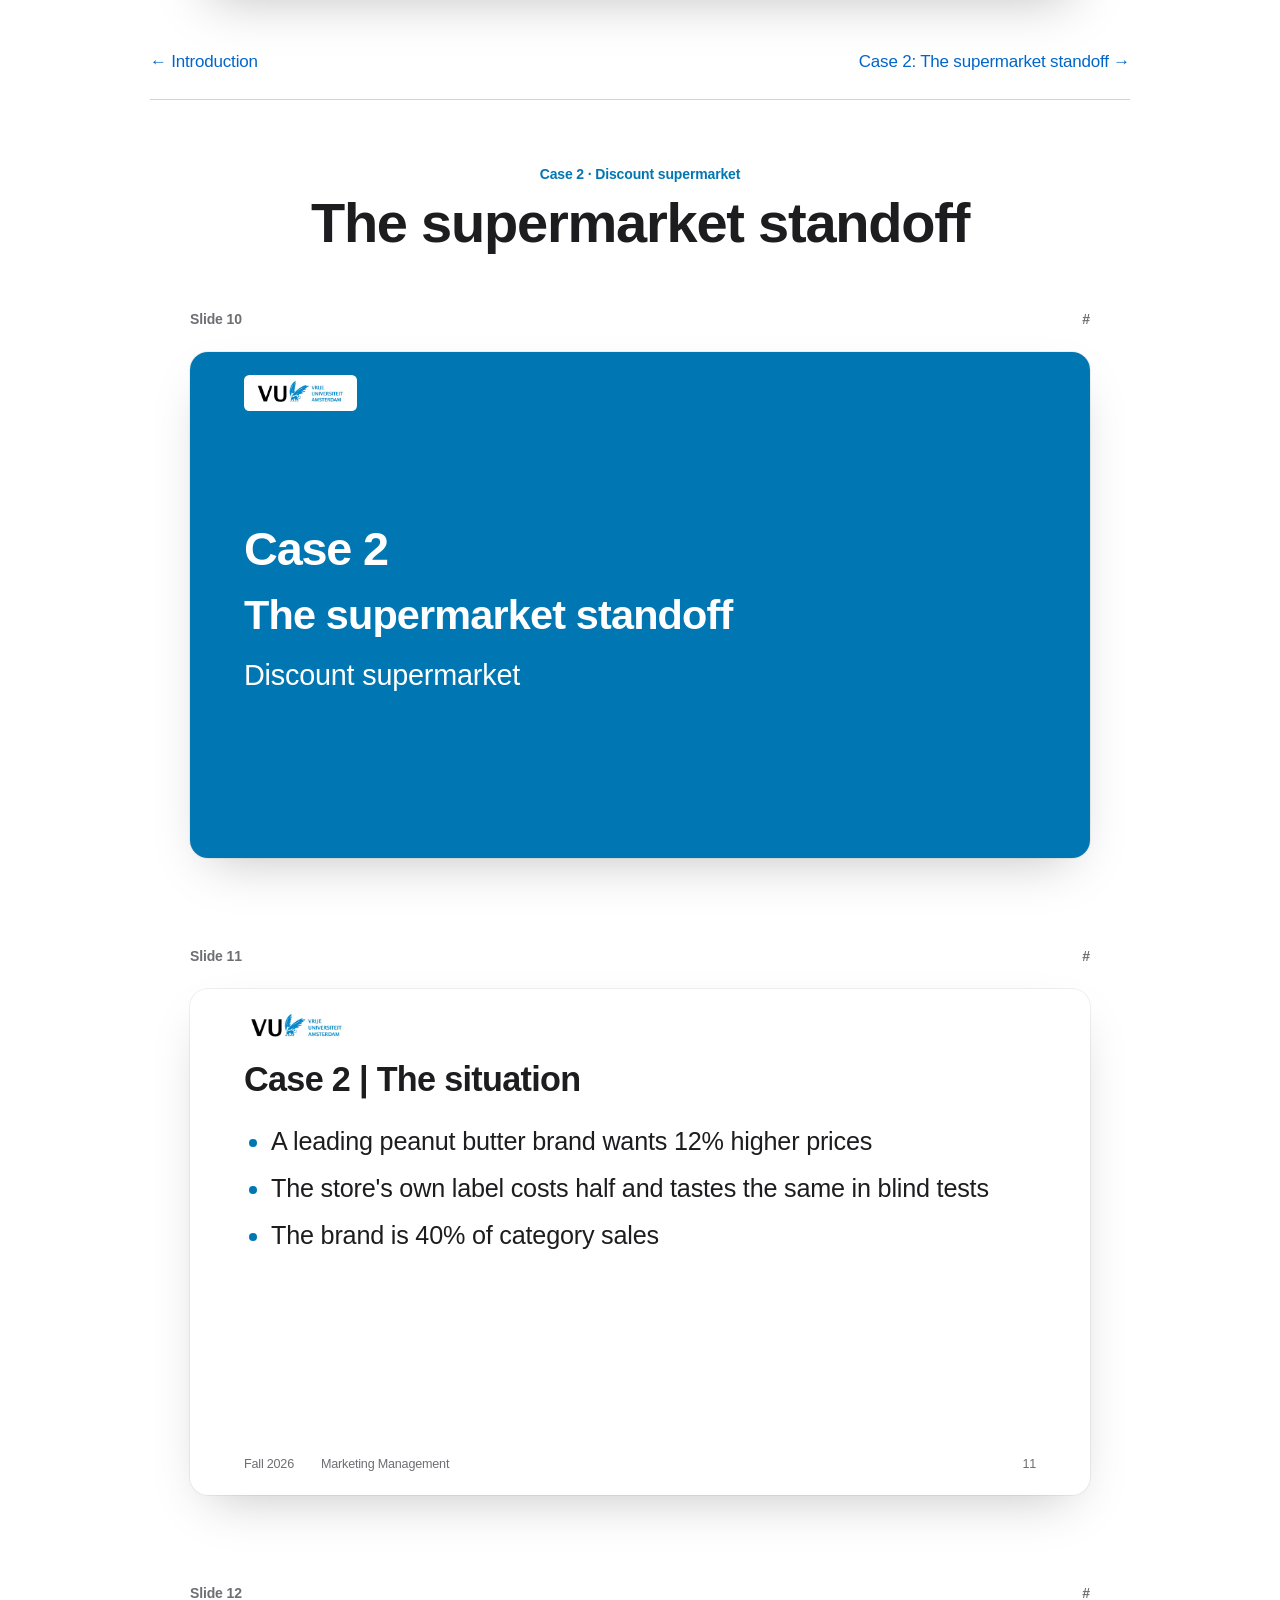
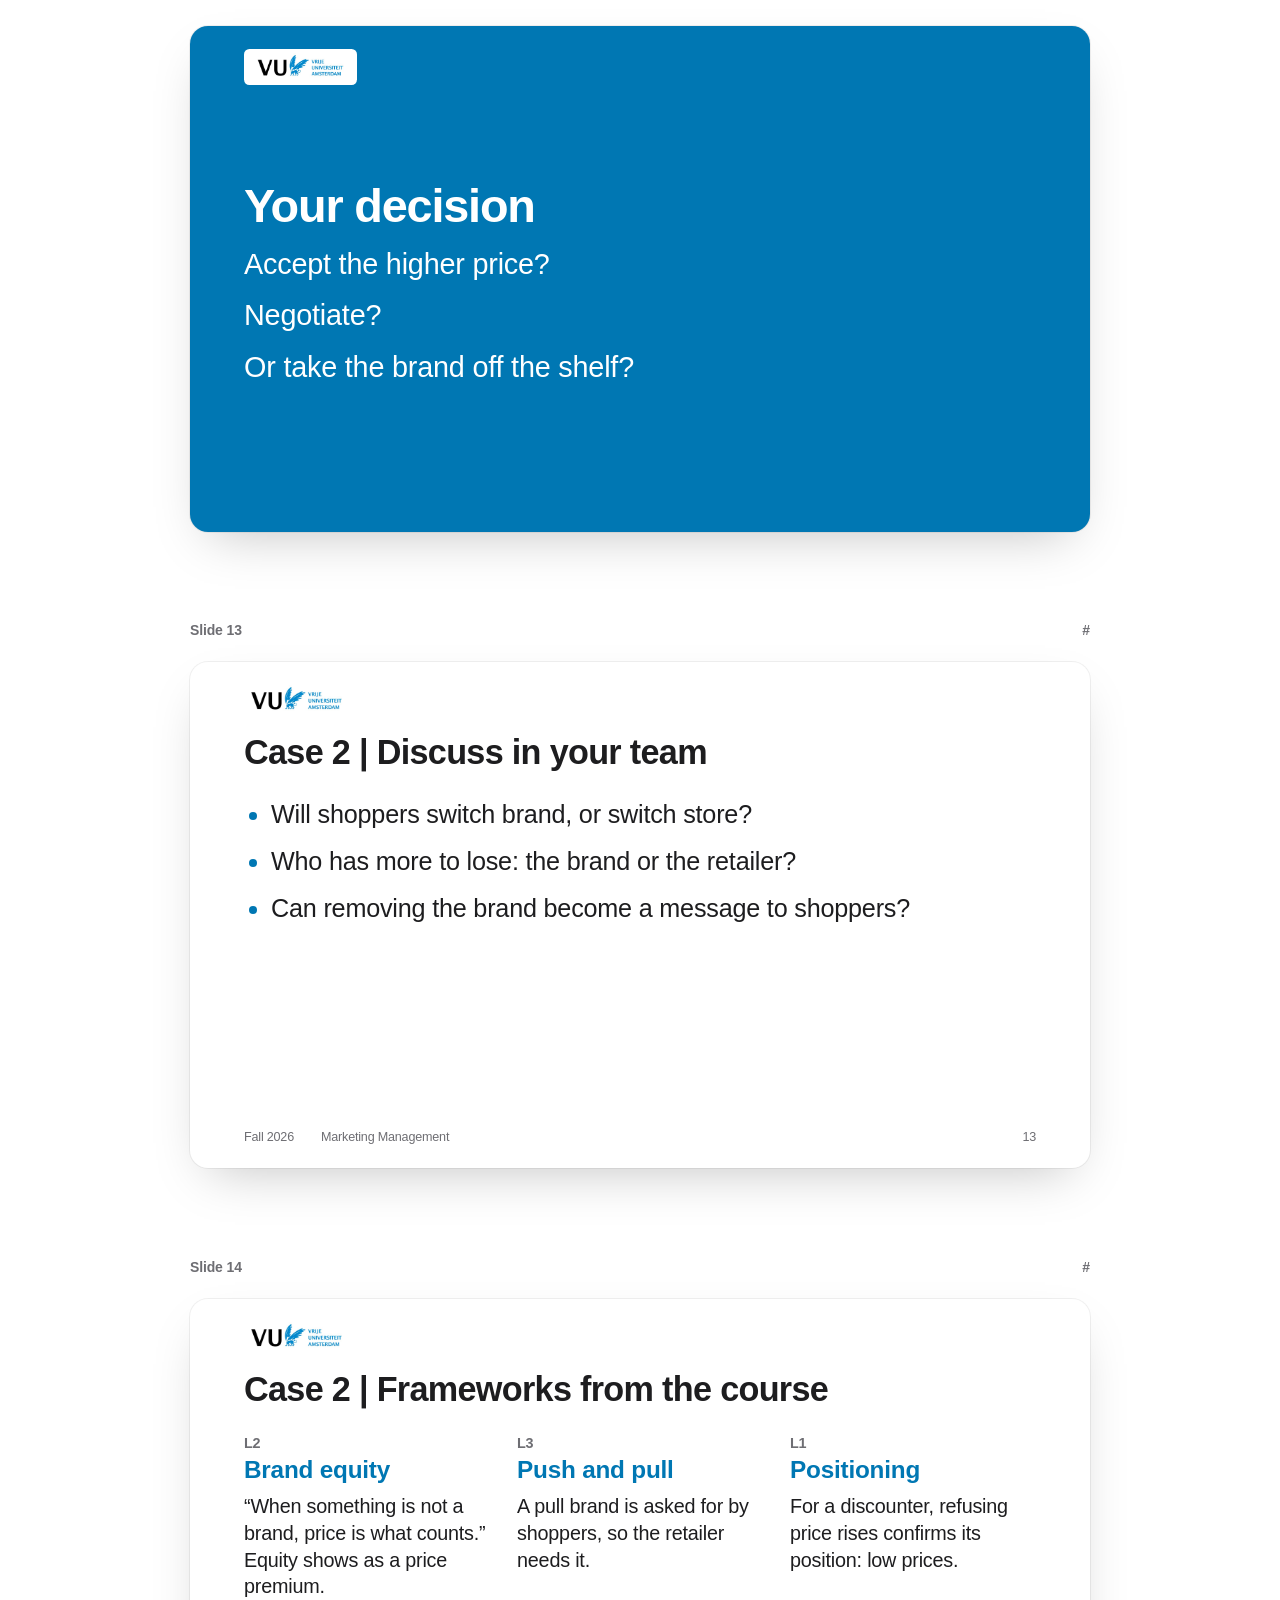
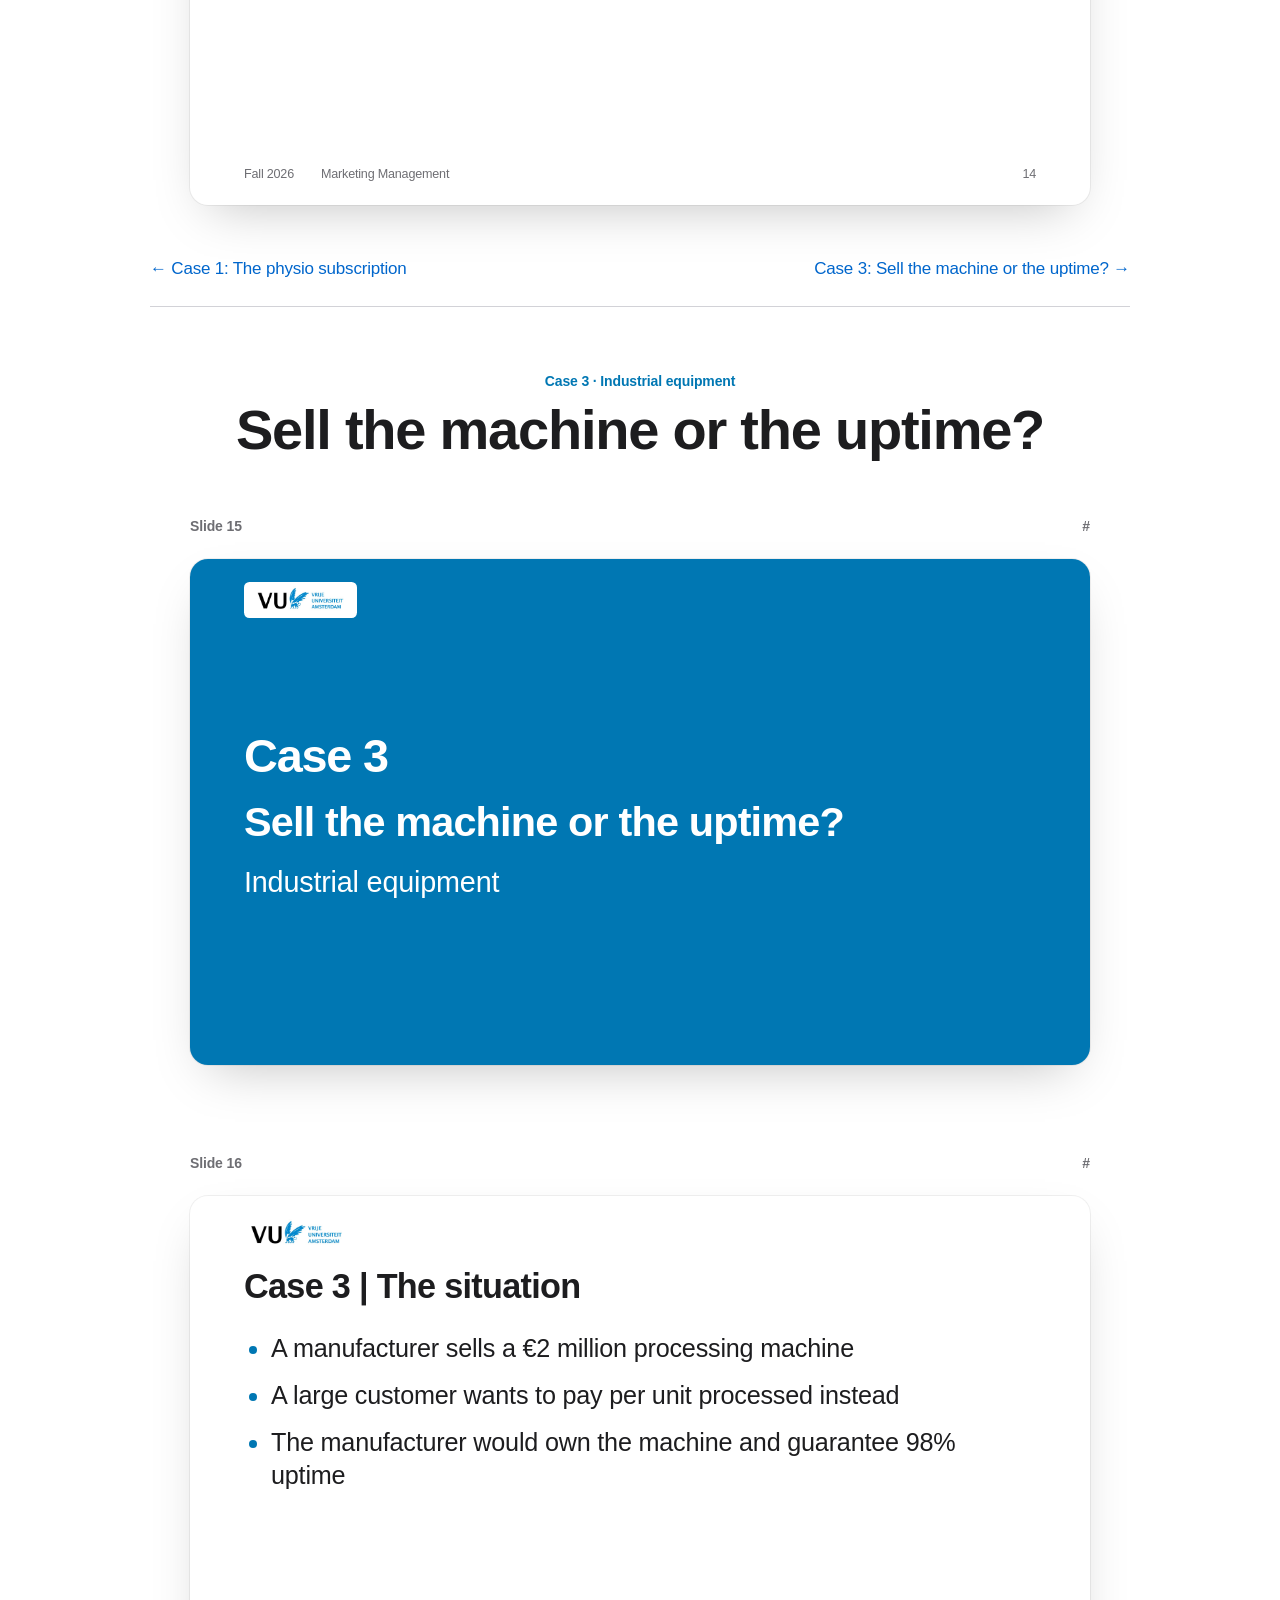
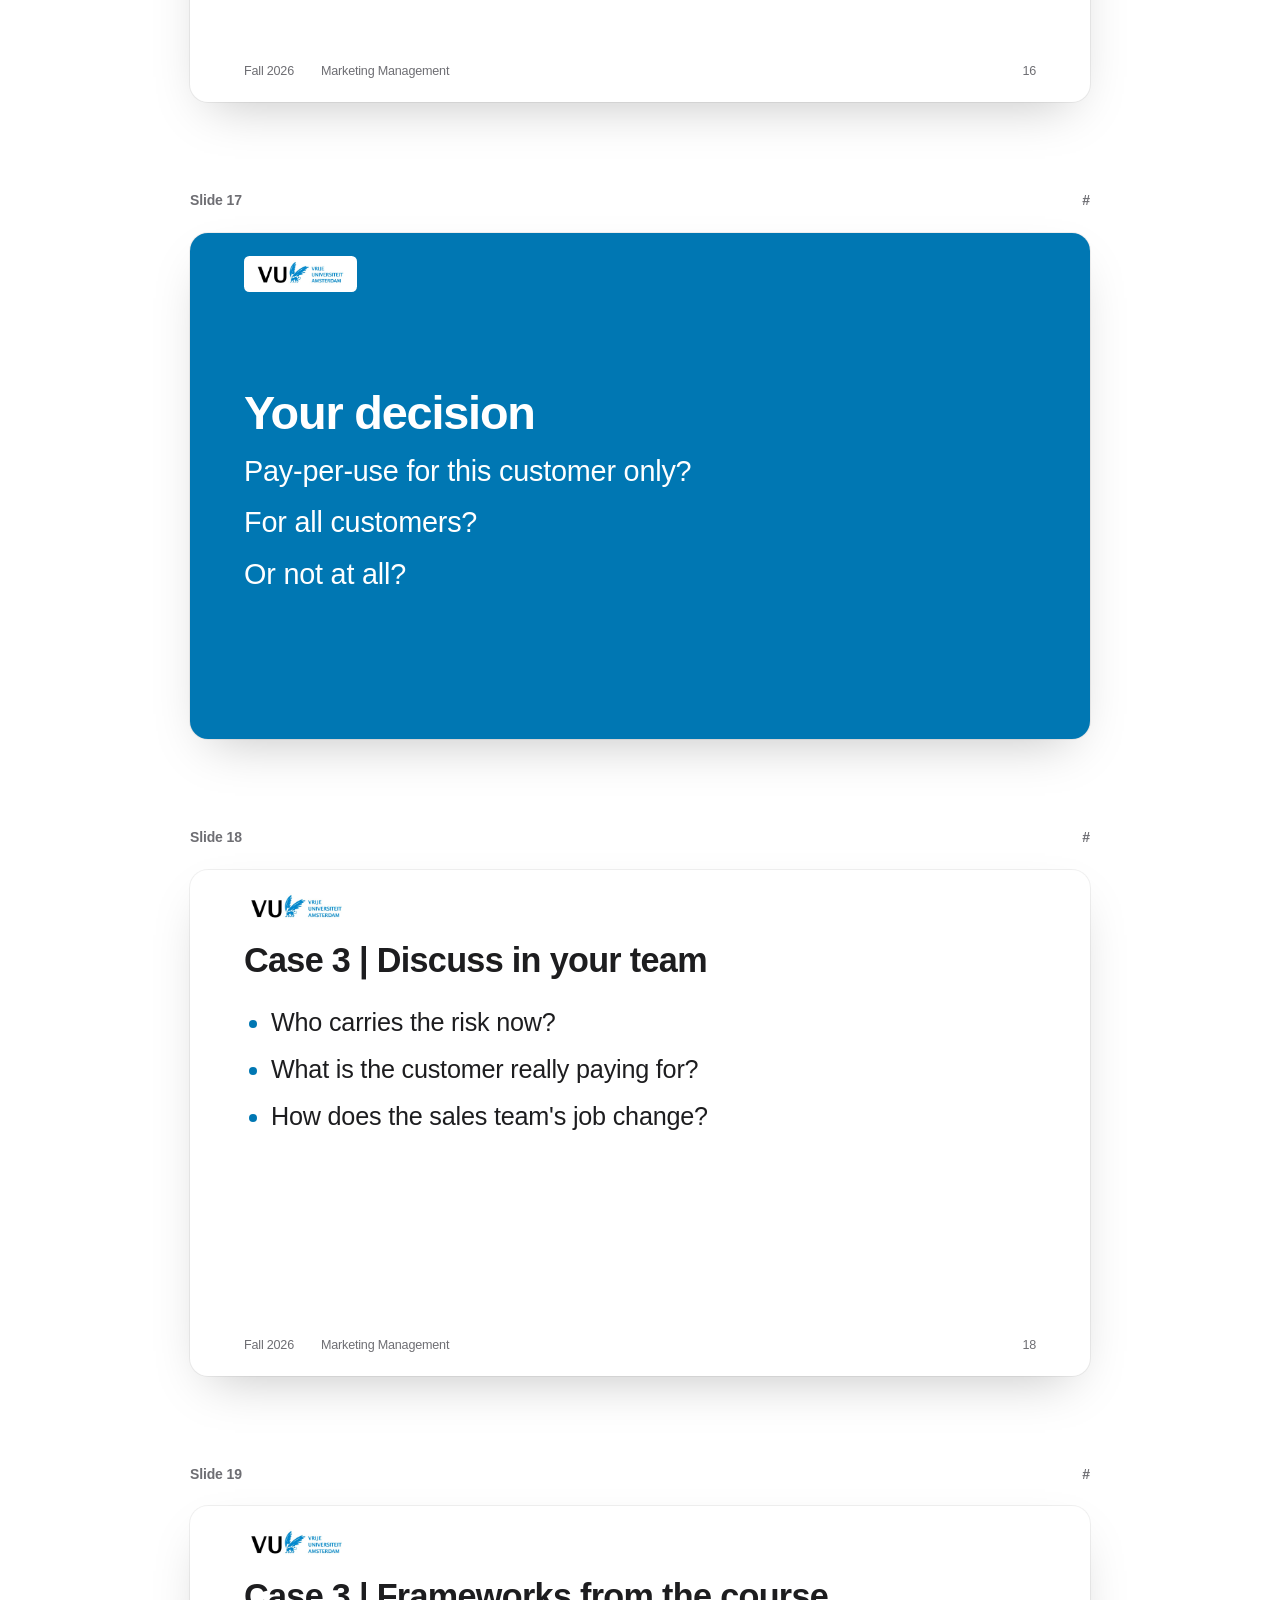
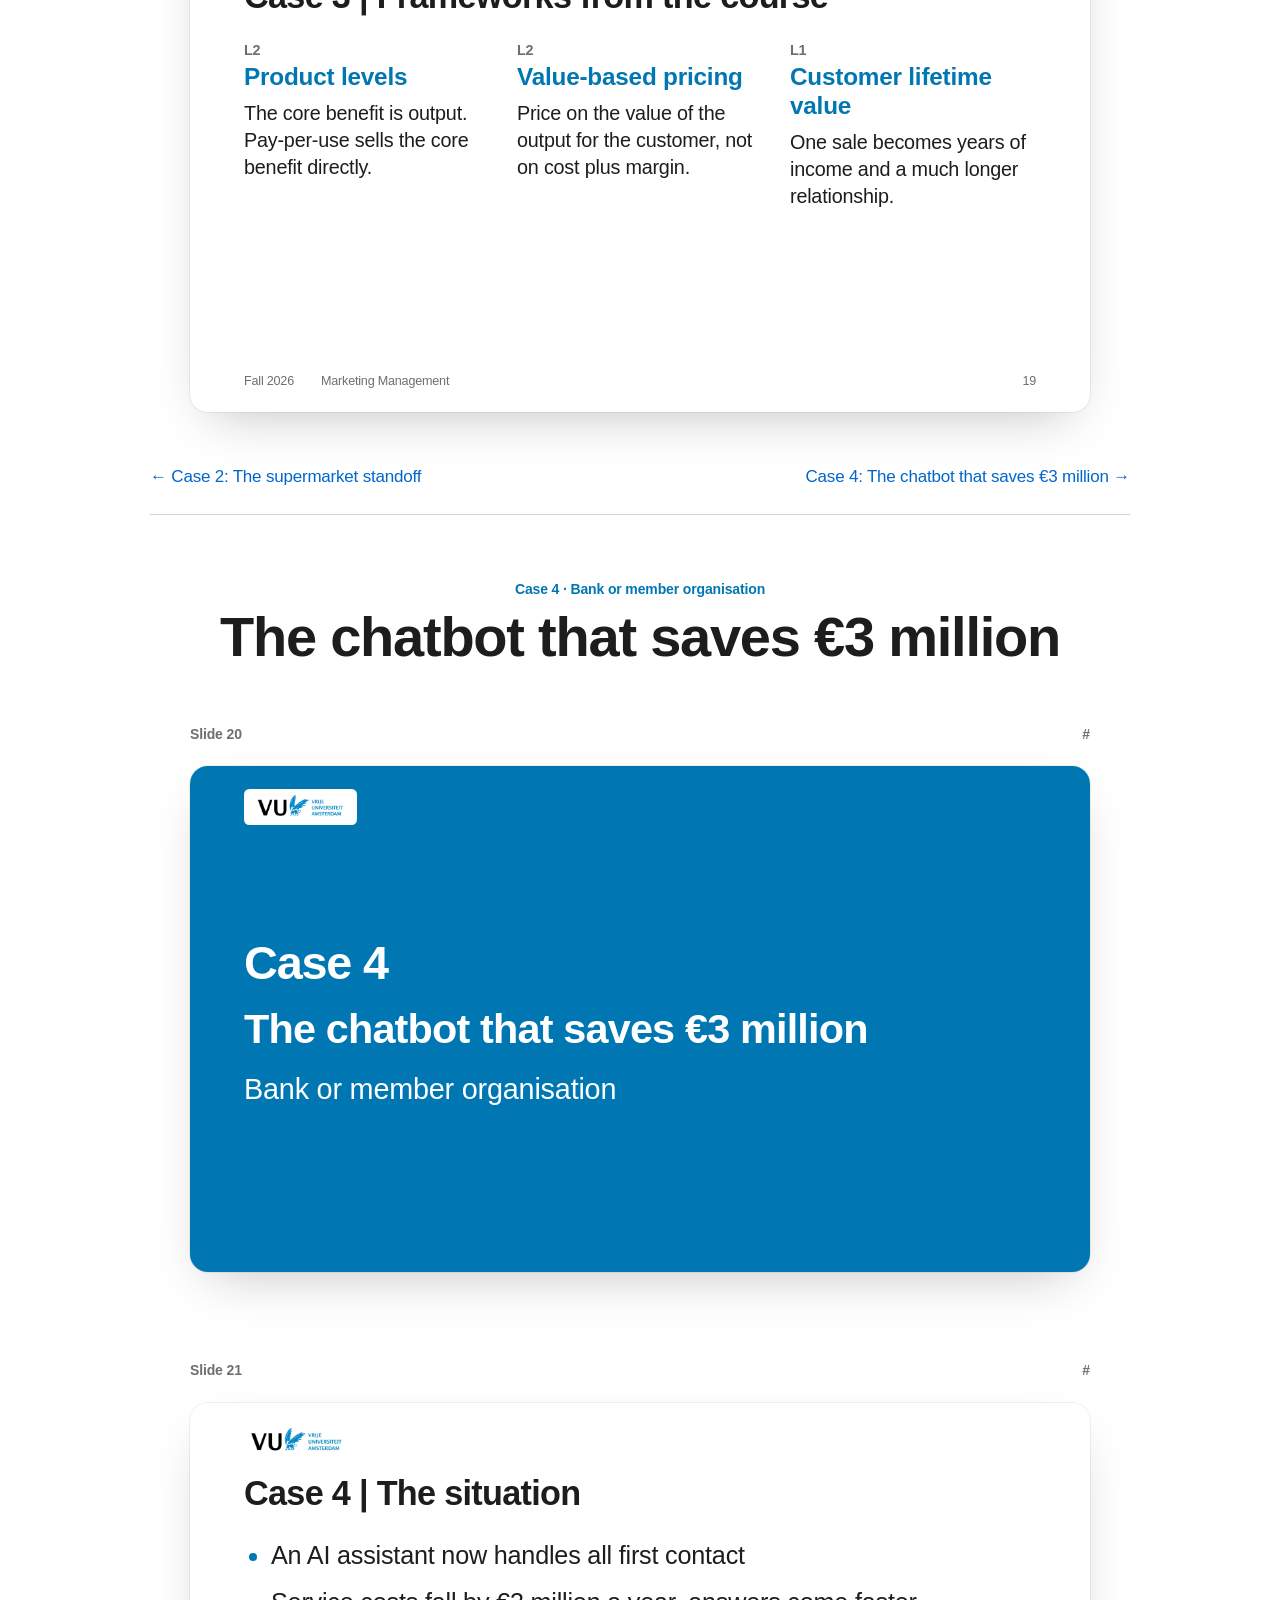
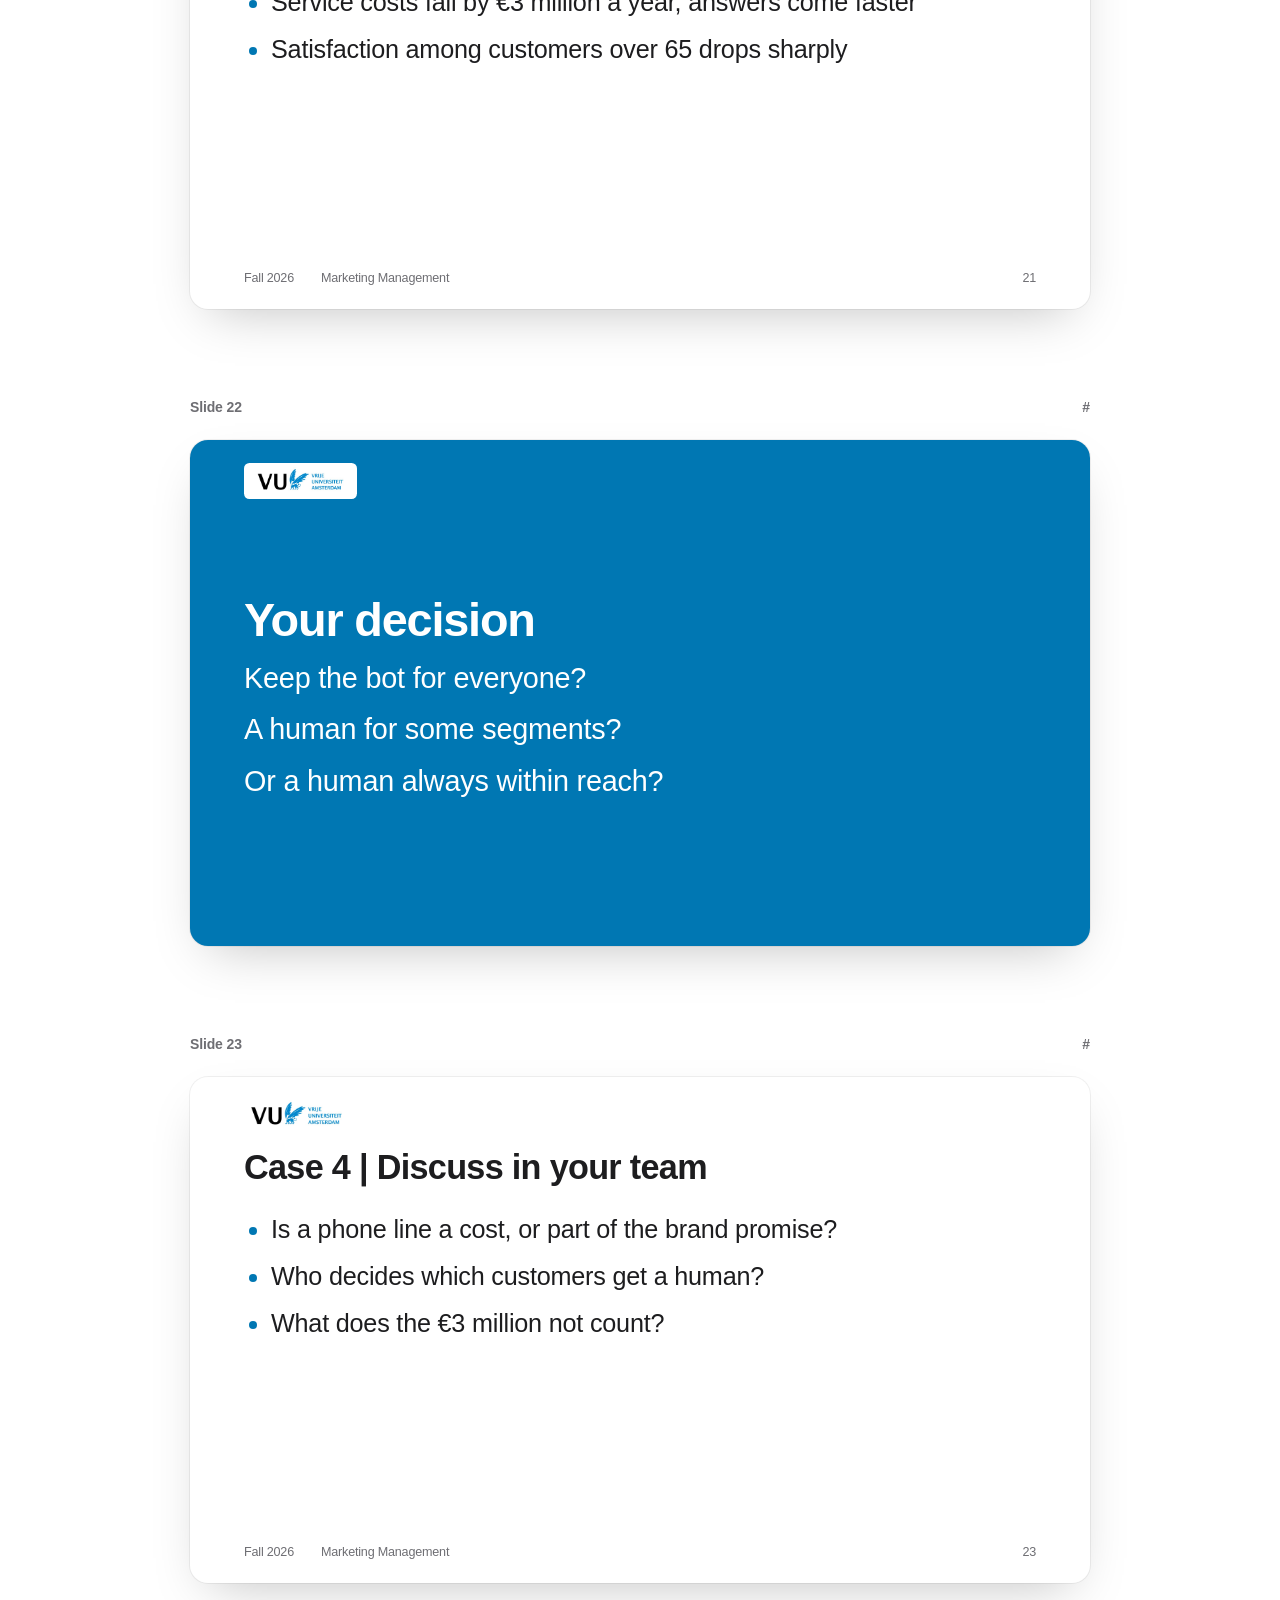
<file: six-decisions.html>
<!doctype html>
<html lang="en">
<head>
<title>Six Marketing Decisions · Slides</title>
<meta charset="utf-8">
<meta name="robots" content="noindex, nofollow">
<meta name="viewport" content="width=device-width, initial-scale=1, viewport-fit=cover">
<link rel="stylesheet" href="site.css">
</head>
<body>
<div id="site-header"></div>
<nav class="toc" aria-label="Contents">
  <div class="wrap">
    <span class="toc-title">Six decisions</span>
    <ol id="toc-list"></ol>
  </div>
</nav>
<main class="wrap booklet">
  <header class="bk-head">
    <span class="label">Lectures 1 to 3</span>
    <h1>Six marketing decisions.</h1>
    <div class="bk-actions">
      <a class="btn primary" href="#c1">Start with case 1</a>
      <button class="btn" type="button" id="edit-toggle">Edit slides</button>
    </div>
  </header>
  <div id="parts"></div>
  <section class="sources" id="sources-list"></section>
</main>

<div class="edit-bar" role="region" aria-label="Edit mode">
  <div class="wrap">
    <span class="status" id="edit-status"></span>
    <button class="btn" type="button" id="edit-export">Export content file</button>
    <button class="btn" type="button" id="edit-reset">Discard edits</button>
    <button class="btn" type="button" id="edit-done">Done</button>
  </div>
</div>

<div class="panel" id="export-panel" hidden>
  <div class="panel-card" role="dialog" aria-labelledby="export-title">
    <h2 id="export-title">Export content file</h2>
    <p>Your edits are saved in this browser only. To publish them, replace <code>six-decisions.js</code> in your GitHub repository with the text below.</p>
    <div class="note-box">Uploaded images are stored inside this file and make it large. For the website, it is better to add the image to <code>img</code> and type its path in the image field.</div>
    <label class="label" for="export-text">six-decisions.js</label>
    <textarea id="export-text" readonly spellcheck="false"></textarea>
    <div class="actions">
      <button class="btn" type="button" id="export-download">Download file</button>
      <button class="btn primary" type="button" id="export-copy">Copy</button>
      <button class="btn" type="button" id="export-close">Close</button>
    </div>
  </div>
</div>

<div id="site-footer"></div>
<script src="sources.js"></script>
<script src="six-decisions.js"></script>
<script src="site.js"></script>
<script src="booklet.js"></script>
</body>
</html>
</file>
<file: site.css>
/* Layout: product-page style. White ground, light grey tiles, large centred headlines in the system
   San Francisco face, pill buttons, a frosted top bar and a horizontal section bar for the booklet.
   Deliberately single theme (white), as requested. */
:root {
  --bg: #ffffff;
  --tile: #f5f5f7;
  --ink: #1d1d1f;
  --muted: #6e6e73;
  --line: #d2d2d7;
  --link: #0066cc;
  --vu: #0077b3;
  --on-vu: #ffffff;
  --note: #fff8e5;
  --note-ink: #6b4e00;
  --font: -apple-system, BlinkMacSystemFont, "SF Pro Text", "SF Pro Display", "Helvetica Neue", Helvetica, Arial, sans-serif;
  --mono: ui-monospace, "SF Mono", Menlo, monospace;
  --measure: 68ch;
  color-scheme: light;
}

* { box-sizing: border-box; }
html { scroll-behavior: smooth; scroll-padding-top: 108px; }
@media (prefers-reduced-motion: reduce) { html { scroll-behavior: auto; } }
body {
  margin: 0; background: var(--bg); color: var(--ink);
  font-family: var(--font); font-size: 17px; line-height: 1.47; letter-spacing: -0.012em;
  -webkit-font-smoothing: antialiased;
}
img { max-width: 100%; }
a { color: var(--link); text-decoration: none; }
a:hover { text-decoration: underline; }
:focus-visible { outline: 2px solid var(--link); outline-offset: 2px; border-radius: 4px; }
h1, h2, h3 { font-weight: 600; letter-spacing: -0.022em; line-height: 1.08; text-wrap: balance; margin: 0; }
.label { font-size: 14px; font-weight: 600; color: var(--muted); letter-spacing: -0.01em; }
.wrap { max-width: 1024px; margin: 0 auto; padding-inline: 22px; }

/* Global bar */
.site-header {
  position: sticky; top: env(safe-area-inset-top, 0px); z-index: 20;
  background: rgba(255, 255, 255, 0.8); backdrop-filter: saturate(180%) blur(20px); -webkit-backdrop-filter: saturate(180%) blur(20px);
  border-bottom: 1px solid rgba(0, 0, 0, 0.08);
}
.site-header .wrap { display: flex; align-items: center; gap: 24px; height: 48px; }
.brand { display: flex; align-items: center; gap: 10px; color: var(--ink); }
.brand:hover { text-decoration: none; }
.brand img { height: 22px; width: auto; }
.brand span { font-size: 15px; font-weight: 600; }
.site-nav { display: flex; gap: 22px; margin-left: auto; overflow-x: auto; }
.site-nav a { color: var(--ink); opacity: .8; font-size: 13px; white-space: nowrap; padding: 4px 0; }
.site-nav a:hover { opacity: 1; text-decoration: none; }
.site-nav a[aria-current="page"] { opacity: 1; font-weight: 600; }
@media (max-width: 640px) { .brand span { display: none; } .site-nav { gap: 16px; } }

/* Footer */
.site-footer { background: var(--tile); margin-top: 96px; padding-block: 22px 34px; color: var(--muted); font-size: 12px; }
.site-footer .wrap { display: flex; gap: 16px; justify-content: space-between; flex-wrap: wrap; border-top: 1px solid var(--line); padding-top: 16px; }

/* Page heads: centred, large */
.page-head, .bk-head, .home-hero { text-align: center; padding-block: 72px 40px; display: grid; justify-items: center; gap: 14px; }
.page-head h1, .bk-head h1 { font-size: clamp(40px, 7vw, 64px); }
.page-head p, .bk-head p { color: var(--muted); max-width: 640px; font-size: 21px; line-height: 1.38; margin: 0; }
.home-hero h1 { font-size: clamp(48px, 9vw, 88px); letter-spacing: -0.03em; }
.home-hero p { color: var(--muted); max-width: 640px; font-size: 24px; line-height: 1.3; margin: 0; }
.home-hero .label { color: var(--vu); }

/* Buttons: pills */
.btn {
  display: inline-flex; align-items: center; justify-content: center; gap: 6px;
  font: 400 15px/1 var(--font); padding: 11px 20px; border-radius: 980px;
  border: 1px solid var(--link); background: transparent; color: var(--link); cursor: pointer;
}
.btn:hover { text-decoration: none; background: rgba(0, 102, 204, 0.06); }
.btn.primary { background: var(--link); color: #fff; }
.btn.primary:hover { background: #0077ed; }
.more { font-size: 17px; }
.more::after { content: " ›"; }

/* Citations */
sup.cite { font-size: .68em; line-height: 0; margin-left: 1px; }
sup.cite a { font-family: var(--mono); }
.sources { max-width: var(--measure); margin: 64px auto 0; }
.sources h2 { font-size: 24px; }
.sources ol { padding-left: 1.4em; margin: 14px 0 0; display: grid; gap: 8px; font-size: 14px; color: var(--muted); }
.sources li:target { color: var(--ink); background: #e8f2fc; border-radius: 6px; }

/* Tiles */
.tile { background: var(--tile); border-radius: 22px; padding: 32px; min-width: 0; display: grid; gap: 10px; align-content: start; }
.quiz-grid { display: grid; grid-template-columns: repeat(auto-fit, minmax(270px, 1fr)); gap: 20px; }
.quiz-card { background: var(--tile); border-radius: 22px; padding: 30px; display: grid; gap: 10px; align-content: start; min-width: 0; }
.quiz-card .label { color: var(--vu); }
.quiz-card h3 { font-size: 26px; }
.quiz-card p { margin: 0; color: var(--muted); font-size: 16px; }
.quiz-card .actions { display: flex; gap: 10px; flex-wrap: wrap; margin-top: 8px; }
.quiz-frame { width: 100%; height: 760px; border: 0; border-radius: 14px; background: #fff; margin-top: 12px; box-shadow: 0 0 0 1px var(--line); }
.embed-note { font-size: 14px; color: var(--muted); }

/* Home */
.home-cta { display: flex; gap: 14px; flex-wrap: wrap; justify-content: center; margin-top: 8px; }
.page-list { display: grid; grid-template-columns: repeat(auto-fit, minmax(280px, 1fr)); gap: 20px; }
.page-link { background: var(--tile); border-radius: 22px; padding: 36px 32px; display: grid; gap: 10px; align-content: start; color: var(--ink); min-width: 0; text-align: center; justify-items: center; }
.page-link:hover { text-decoration: none; }
.page-link:hover .more { text-decoration: underline; }
.page-link h2 { font-size: 32px; }
.page-link p { margin: 0; color: var(--muted); }
.section-title { text-align: center; font-size: clamp(32px, 5vw, 48px); margin: 88px 0 32px; }

/* Frameworks page */
.fw-lecture { margin-top: 56px; }
.fw-lecture > h2 { font-size: 32px; text-align: center; margin-bottom: 24px; }
.fw-list { display: grid; grid-template-columns: repeat(auto-fit, minmax(300px, 1fr)); gap: 20px; }
.fw-item { background: var(--tile); border-radius: 22px; padding: 30px; display: grid; gap: 10px; align-content: start; min-width: 0; scroll-margin-top: 80px; }
.fw-item:target { box-shadow: 0 0 0 2px var(--link); }
.fw-item .label { color: var(--vu); }
.fw-item h3 { font-size: 24px; }
.fw-item p { margin: 0; }
.fw-meta { display: flex; gap: 14px; flex-wrap: wrap; font-size: 14px; color: var(--muted); margin-top: 6px; }

/* ---------- Booklet ---------- */
.booklet { display: block; }
.toc {
  position: sticky; top: calc(48px + env(safe-area-inset-top, 0px)); z-index: 15;
  background: rgba(255, 255, 255, 0.86); backdrop-filter: saturate(180%) blur(20px); -webkit-backdrop-filter: saturate(180%) blur(20px);
  border-bottom: 1px solid rgba(0, 0, 0, 0.08);
}
.toc .wrap { display: flex; align-items: center; gap: 16px; height: 52px; }
.toc .toc-title { font-size: 19px; font-weight: 600; white-space: nowrap; }
.toc ol { list-style: none; margin: 0 0 0 auto; padding: 0; display: flex; gap: 4px; overflow-x: auto; scrollbar-width: none; }
.toc ol::-webkit-scrollbar { display: none; }
.toc ol a { display: block; white-space: nowrap; font-size: 13px; color: var(--ink); opacity: .8; padding: 6px 12px; border-radius: 980px; }
.toc ol a .n { display: none; }
.toc ol a:hover { opacity: 1; text-decoration: none; background: var(--tile); }
.toc ol a.active { opacity: 1; background: var(--ink); color: #fff; }
@media (max-width: 760px) { .toc .toc-title { display: none; } .toc ol { margin-left: 0; } }

.bk-actions { display: flex; gap: 14px; flex-wrap: wrap; justify-content: center; margin-top: 10px; }
.part { padding-top: 64px; }
.part-head { text-align: center; display: grid; gap: 8px; justify-items: center; margin-bottom: 12px; }
.part-head .label { color: var(--vu); }
.part-head h2 { font-size: clamp(34px, 5.4vw, 56px); }

.slide-block { display: grid; gap: 22px; justify-items: center; padding-block: 44px; }
.slide-no { width: 100%; max-width: 900px; display: flex; justify-content: space-between; align-items: center; }
.slide-no a { color: var(--muted); }
.speech { max-width: var(--measure); width: 100%; font-size: 19px; line-height: 1.55; margin: 0; color: #333336; }
.speech p { margin: 0; }

/* The slide frame: a projected VU slide */
.slide {
  --s-blue: #0077b3; --s-ink: #1d1d1f; --s-muted: #6e6e73;
  container-type: inline-size; position: relative; width: 100%; max-width: 900px; aspect-ratio: 16 / 9;
  background: #fff; color: var(--s-ink); border-radius: 18px; overflow: hidden;
  box-shadow: 0 0 0 1px rgba(0,0,0,.06), 0 20px 50px -20px rgba(0,0,0,.25);
}
.slide .s-inner { position: absolute; inset: 8cqw 6cqw 7cqw; display: flex; flex-direction: column; gap: 3cqw; min-width: 0; }
.slide .s-logo { position: absolute; top: 2.6cqw; left: 6cqw; height: 3.4cqw; width: auto; }
.slide .s-foot { position: absolute; left: 6cqw; right: 6cqw; bottom: 2.4cqw; display: flex; gap: 3cqw; font-size: 1.4cqw; color: var(--s-muted); }
.slide .s-foot span:last-child { margin-left: auto; }
.slide h3 { font-weight: 700; font-size: 3.8cqw; color: var(--s-ink); letter-spacing: -0.02em; }
.slide ul { margin: 0; padding-left: 3cqw; display: grid; gap: 1.6cqw; font-size: 2.8cqw; line-height: 1.3; }
.slide ul li::marker { color: var(--s-blue); }
.slide.k-quote, .slide.k-cover { background: var(--s-blue); color: #fff; }
.slide.k-quote .s-inner, .slide.k-cover .s-inner { justify-content: center; gap: 1.6cqw; }
.slide.k-quote .q-head { font-size: 5.2cqw; font-weight: 700; line-height: 1.08; letter-spacing: -0.025em; }
.slide.k-quote .q-line { font-size: 3.2cqw; line-height: 1.3; }
.slide.k-quote .q-line.big { font-size: 4.6cqw; font-weight: 600; letter-spacing: -0.02em; }
.slide.k-cover .c-title { font-size: 7.4cqw; line-height: 1.02; font-weight: 700; letter-spacing: -0.03em; }
.slide.k-cover .c-sub { font-size: 2.4cqw; line-height: 1.45; opacity: .9; white-space: pre-line; }
.slide.k-cover .s-logo, .slide.k-quote .s-logo { background: #fff; padding: .4cqw .8cqw; border-radius: .6cqw; height: 4cqw; }
.slide .cols { display: grid; grid-template-columns: repeat(3, minmax(0, 1fr)); gap: 3cqw; }
.slide .col h4 { margin: 0 0 1cqw; font-size: 2.7cqw; color: var(--s-blue); font-weight: 600; line-height: 1.2; }
.slide .col h4 a { color: inherit; }
.slide .col h4 a:hover { text-decoration: underline; }
.slide .col h4 .lec { display: block; font-size: 1.6cqw; font-weight: 600; color: var(--s-muted); margin-bottom: .3cqw; }
.slide .col p { margin: 0; font-size: 2.2cqw; line-height: 1.35; }
.slide.has-side .s-inner { right: 44cqw; }
.slide .s-side { position: absolute; top: 8cqw; right: 6cqw; bottom: 7cqw; width: 35cqw; object-fit: cover; border-radius: 1cqw; }
.slide .s-full { position: absolute; inset: 0; width: 100%; height: 100%; object-fit: contain; background: #fff; }

/* Case extras */
.case-extra { display: grid; grid-template-columns: repeat(auto-fit, minmax(280px, 1fr)); gap: 20px; padding-block: 8px 24px; }
.extra { background: var(--tile); border-radius: 22px; padding: 30px; display: grid; gap: 10px; align-content: start; min-width: 0; }
.extra .label { color: var(--vu); }
.extra p { margin: 0; font-size: 16px; }
.case-nav { display: flex; justify-content: space-between; gap: 12px; flex-wrap: wrap; font-size: 17px; padding-block: 8px 24px; border-bottom: 1px solid var(--line); }

/* Edit mode */
.edit-bar { display: none; position: fixed; left: 0; right: 0; bottom: 0; z-index: 30; background: rgba(29,29,31,.92); backdrop-filter: blur(20px); -webkit-backdrop-filter: blur(20px); color: #f5f5f7; padding: 12px 22px calc(12px + env(safe-area-inset-bottom, 0px)); }
.edit-bar .wrap { display: flex; gap: 10px; align-items: center; flex-wrap: wrap; }
.edit-bar .btn { color: #f5f5f7; border-color: rgba(245,245,247,.45); }
.edit-bar .btn:hover { background: rgba(255,255,255,.08); }
.edit-bar .status { font-size: 13px; opacity: .8; margin-right: auto; }
body.editing .edit-bar { display: block; }
body.editing [data-edit] { outline: 1px dashed rgba(0,102,204,.6); outline-offset: 2px; cursor: text; }
body.editing .slide.k-quote [data-edit], body.editing .slide.k-cover [data-edit] { outline-color: rgba(255,255,255,.75); }
.img-tools { display: none; gap: 8px; flex-wrap: wrap; align-items: center; background: var(--note); color: var(--note-ink); padding: 12px 14px; border-radius: 14px; font-size: 14px; width: 100%; max-width: 900px; }
body.editing .img-tools { display: flex; }
.img-tools .btn { padding: 8px 14px; font-size: 14px; }
.img-tools input[type="text"] { flex: 1 1 220px; min-width: 0; font: 14px var(--mono); padding: 8px 10px; border: 1px solid var(--line); border-radius: 10px; background: #fff; color: var(--ink); }
.img-tools select { font: 14px var(--font); padding: 7px 8px; border-radius: 10px; border: 1px solid var(--line); background: #fff; color: var(--ink); }
.img-tools label.btn input { display: none; }
body.editing { padding-bottom: 76px; }

.panel { position: fixed; inset: 0; z-index: 40; background: rgba(0,0,0,.4); display: grid; place-items: center; padding: 16px; }
.panel[hidden] { display: none !important; }
.panel-card { background: #fff; color: var(--ink); border-radius: 22px; width: min(760px, 100%); max-height: 90vh; overflow: auto; padding: 32px; display: grid; gap: 14px; box-shadow: 0 30px 80px -20px rgba(0,0,0,.4); }
.panel-card h2 { font-size: 28px; }
.panel-card p { margin: 0; color: var(--muted); }
.panel-card textarea { width: 100%; min-height: 260px; font: 12.5px/1.45 var(--mono); padding: 12px; border: 1px solid var(--line); border-radius: 12px; background: var(--tile); color: var(--ink); }
.panel-card .actions { display: flex; gap: 10px; flex-wrap: wrap; justify-content: flex-end; }
.note-box { background: var(--note); color: var(--note-ink); border-radius: 12px; padding: 12px 14px; font-size: 14px; }
@media (max-width: 640px) { .speech { font-size: 17px; } .slide { border-radius: 12px; } .slide-block { padding-block: 28px; } }

/* Further practice box */
.practice-box { margin: 56px 0 0; background: var(--ink); color: #f5f5f7; border-radius: 22px; padding: 40px; display: flex; gap: 28px; align-items: center; justify-content: space-between; flex-wrap: wrap; }
.practice-box .practice-text { flex: 1 1 380px; min-width: 0; display: grid; gap: 10px; }
.practice-box .label { color: #5bb8e8; }
.practice-box h2 { font-size: clamp(28px, 4vw, 40px); color: #fff; }
.practice-box p { margin: 0; color: #c7c7cc; max-width: 60ch; }
.practice-box .btn.primary { background: #fff; color: var(--ink); border-color: #fff; flex: 0 0 auto; }
.practice-box .btn.primary:hover { background: #e8e8ed; }
@media (max-width: 640px) { .practice-box { padding: 28px; } }

/* News mini cases */
.news-case { padding-block: 56px 8px; border-top: 1px solid var(--line); display: grid; gap: 24px; scroll-margin-top: 110px; }
.news-case:first-child { border-top: 0; }
.news-head { display: flex; gap: 20px; align-items: flex-start; }
.news-n { flex: 0 0 auto; width: 56px; height: 56px; border-radius: 50%; background: var(--vu); color: #fff; display: grid; place-items: center; font-size: 24px; font-weight: 600; font-variant-numeric: tabular-nums; }
.news-head .label { color: var(--vu); }
.news-head h2 { font-size: clamp(28px, 4.4vw, 44px); margin-top: 4px; }
.news-body { display: grid; gap: 18px; max-width: 760px; padding-left: 76px; min-width: 0; }
.news-p { margin: 0; font-size: 19px; line-height: 1.55; color: #333336; }
.news-q { margin: 0; background: var(--tile); border-radius: 18px; padding: 22px 26px; font-size: 22px; line-height: 1.4; font-weight: 600; letter-spacing: -0.015em; display: grid; gap: 6px; }
.news-q .label { color: var(--vu); font-weight: 600; }
.news-videos { display: grid; grid-template-columns: repeat(auto-fit, minmax(260px, 1fr)); gap: 14px; }
.news-video { position: relative; width: 100%; max-width: 100%; aspect-ratio: 16 / 9; border-radius: 14px; overflow: hidden; background: #000; }
.news-video iframe { position: absolute; inset: 0; width: 100%; height: 100%; border: 0; }
.news-src-label { margin-top: 4px; }
.news-sources { list-style: none; margin: -8px 0 0; padding: 0; display: grid; gap: 8px; }
.news-sources a { display: inline-flex; gap: 10px; align-items: baseline; flex-wrap: wrap; font-size: 16px; }
.news-sources .site { font-size: 12px; font-weight: 600; color: var(--muted); text-transform: uppercase; letter-spacing: .04em; }
.news-related { margin: 0; font-size: 16px; }
.news-case .case-nav { border-bottom: 0; padding-left: 76px; max-width: 836px; }
@media (max-width: 640px) {
  .news-body, .news-case .case-nav { padding-left: 0; }
  .news-n { width: 44px; height: 44px; font-size: 20px; }
  .news-p { font-size: 17px; } .news-q { font-size: 19px; padding: 18px 20px; }
}
</file>
